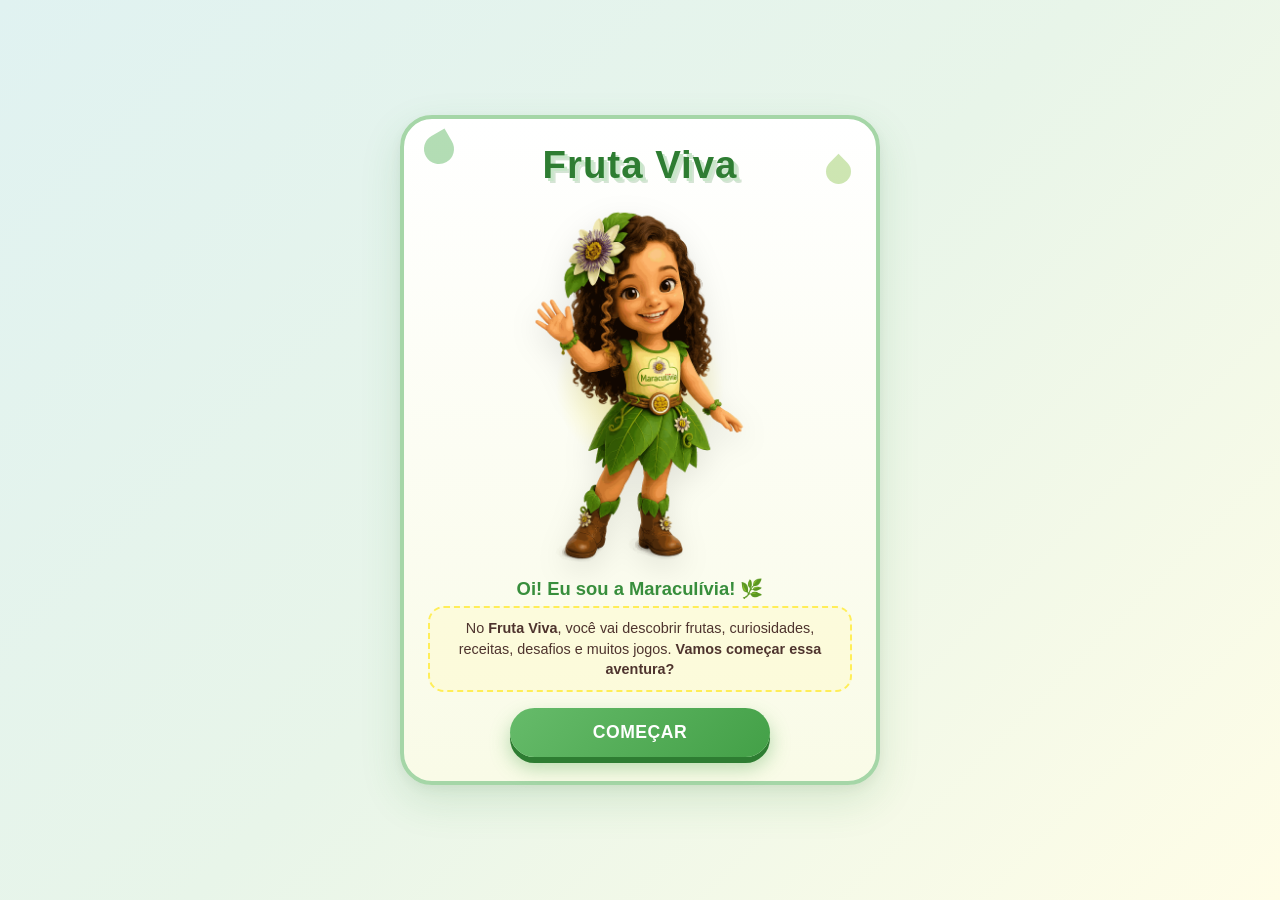
<file: index.html>
<!DOCTYPE html>
<html lang="pt-BR">
<head>
    <meta charset="UTF-8">
    <meta name="viewport" content="width=device-width, initial-scale=1.0">
    <title>Fruta Viva</title>
    <link rel="manifest" href="manifest.webmanifest">
    <meta name="theme-color" content="#35c86f">
</head>
<body>
    <p>Carregando Fruta Viva...</p>

    <script>
        (() => {
            const CHAVE_PERFIL = 'frutaVivaPerfil';

            function temPerfilConfigurado() {
                try {
                    const perfil = JSON.parse(localStorage.getItem(CHAVE_PERFIL) || '{}');

                    return Boolean(
                        perfil &&
                        typeof perfil === 'object' &&
                        !Array.isArray(perfil) &&
                        typeof perfil.avatar === 'string' &&
                        perfil.avatar.trim()
                    );
                } catch (erro) {
                    console.warn('Não foi possível verificar o perfil salvo.', erro);
                    return false;
                }
            }

            const destino = temPerfilConfigurado()
                ? 'tela-principal/principal.html'
                : 'tela-abertura/tela-abertura.html';

            window.location.replace(destino);
        })();
    </script>
</body>
</html>
</file>
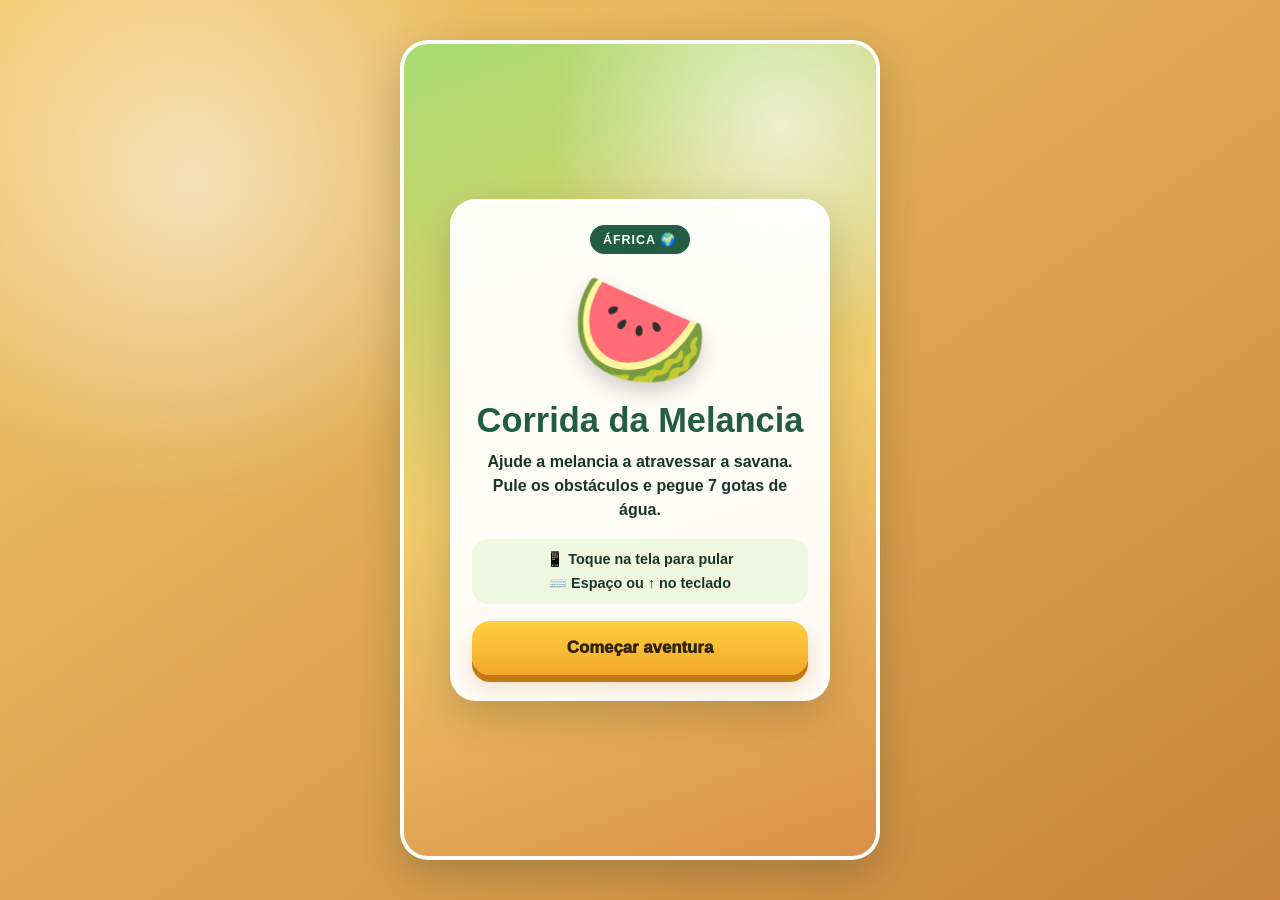
<file: jogos/africa/index.html>
<!DOCTYPE html>
<html lang="pt-BR">
<head>
  <meta charset="UTF-8">
  <meta name="viewport" content="width=device-width, initial-scale=1.0, maximum-scale=1.0, user-scalable=no">
  <title>Fruta Viva — África | Corrida da Melancia</title>
  <link rel="stylesheet" href="style.css">
</head>
<body>
  <main class="app">
    <section id="start-screen" class="screen start-screen">
      <div class="card">
        <span class="continent-badge">ÁFRICA 🌍</span>
        <div class="hero-fruit" aria-hidden="true">🍉</div>
        <h1>Corrida da Melancia</h1>
        <p>
          Ajude a melancia a atravessar a savana.
          <strong>Pule os obstáculos</strong> e pegue <strong>7 gotas de água</strong>.
        </p>
        <div class="how-to">
          <span>📱 Toque na tela para pular</span>
          <span>⌨️ Espaço ou ↑ no teclado</span>
        </div>
        <button id="btn-start" class="primary-btn" type="button">Começar aventura</button>
      </div>
    </section>

    <section id="game-screen" class="screen hidden" aria-label="Jogo Corrida da Melancia">
      <header class="game-header">
        <div>
          <small>África 🌍</small>
          <h2>Corrida da Melancia 🍉</h2>
        </div>
        <button id="btn-reset" class="small-btn" type="button">↻ Reiniciar</button>
      </header>

      <div class="progress-panel">
        <div class="progress-copy">
          <span>Hidratação</span>
          <strong id="progress-text">0 / 7 💧</strong>
        </div>
        <div class="progress-track" aria-hidden="true">
          <div id="progress-fill" class="progress-fill"></div>
        </div>
      </div>

      <div id="game-area" class="game-area" tabindex="0" aria-label="Área do jogo. Toque ou pressione espaço para pular.">
        <div class="sun" aria-hidden="true">☀️</div>
        <div class="cloud cloud-1" aria-hidden="true">☁️</div>
        <div class="cloud cloud-2" aria-hidden="true">☁️</div>
        <div class="distant-tree tree-1" aria-hidden="true">🌳</div>
        <div class="distant-tree tree-2" aria-hidden="true">🌴</div>

        <div id="message" class="game-message" aria-live="polite">Pegue as gotas! 💧</div>

        <div id="player" class="player" aria-hidden="true">
          <span class="fruit">🍉</span>
          <span class="shadow"></span>
        </div>

        <div class="ground-line" aria-hidden="true"></div>
      </div>

      <p class="tip">Toque em qualquer lugar da área para pular.</p>
      <div id="aria-announcer" class="sr-only" aria-live="assertive"></div>
    </section>

    <section id="victory-screen" class="screen victory-screen hidden">
      <div class="card victory-card">
        <div class="celebration" aria-hidden="true">💧 ⭐ 🍉 ⭐ 💧</div>
        <h1>Melancia hidratada!</h1>
        <p>Você atravessou a savana e coletou todas as gotas.</p>
        <div class="big-fruit" aria-hidden="true">🍉</div>
        <button id="btn-quiz" class="primary-btn" type="button">Responder Quiz</button>
      </div>
    </section>
  </main>

  <script src="script.js"></script>
</body>
</html>
</file>
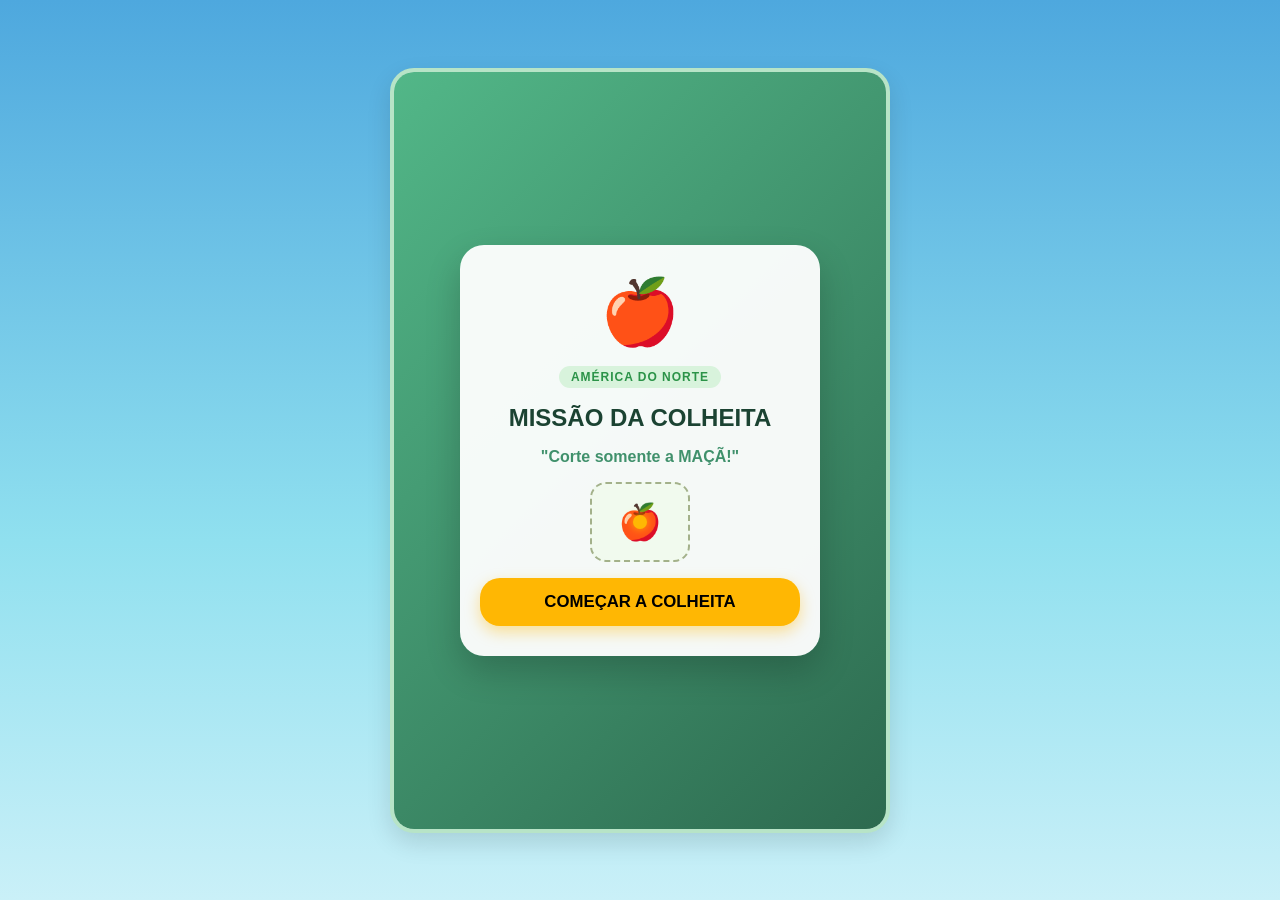
<file: jogos/america-do-norte/index.html>
<!DOCTYPE html>
<html lang="pt-BR">
<head>
    <meta charset="UTF-8">
    <meta name="viewport" content="width=device-width, initial-scale=1.0">
    <title>Fruta Viva - Missão da Colheita (Maçã)</title>
    <link rel="stylesheet" href="style.css">
</head>
<body>

    <div class="app-container">
        
        <section id="start-screen" class="screen">
            <div class="start-card">
                <div class="fruit-showcase-large">🍎</div>
                <span class="region-badge">AMÉRICA DO NORTE</span>
                <h1>MISSÃO DA COLHEITA</h1>
                <p class="mission-desc">"Corte somente a MAÇÃ!"</p>
                <div class="demo-swipe-container">
                    <div class="demo-apple">🍎</div>
                    <div class="demo-finger-trail"></div>
                </div>
                <button id="btn-start" class="primary-btn">COMEÇAR A COLHEITA</button>
            </div>
        </section>

        <div id="game-screen" class="screen hidden">
            <header class="game-header">
                <div class="hud-info">
                    <span class="hud-icon">🍎</span>
                    <div>
                        <h2>MAÇÃ</h2>
                        <p>Corte somente a MAÇÃ!</p>
                    </div>
                </div>
                <button id="btn-reset" class="control-btn" title="Reiniciar">↻ Reiniciar</button>
            </header>

            <section class="basket-hud" aria-label="Progresso da Cesta">
                <div class="basket-label">
                    <span>Progresso:</span>
                    <span id="progress-text">0 / 8</span>
                </div>
                <div class="basket-slots" id="basket-slots">
                    </div>
            </section>

            <main id="game-area" class="game-area" aria-label="Área de Jogo">
                <div id="fruits-container"></div>
                <div id="particles-container"></div>
                <div id="swipe-trail-container"></div>
                
                <div id="feedback-message" class="feedback-message hidden" role="status"></div>
            </main>
        </div>

        <div id="victory-screen" class="victory-modal hidden">
            <div class="victory-card">
                <div class="confetti-area" id="confetti-container"></div>
                <div class="victory-icon">🎉</div>
                <h2>CESTA COMPLETA!</h2>
                <p>Você encontrou 8 maçãs!</p>
                <button id="btn-quiz" class="primary-btn">RESPONDER QUIZ</button>
            </div>
        </div>

    </div>

    <script src="script.js"></script>
</body>
</html>
</file>
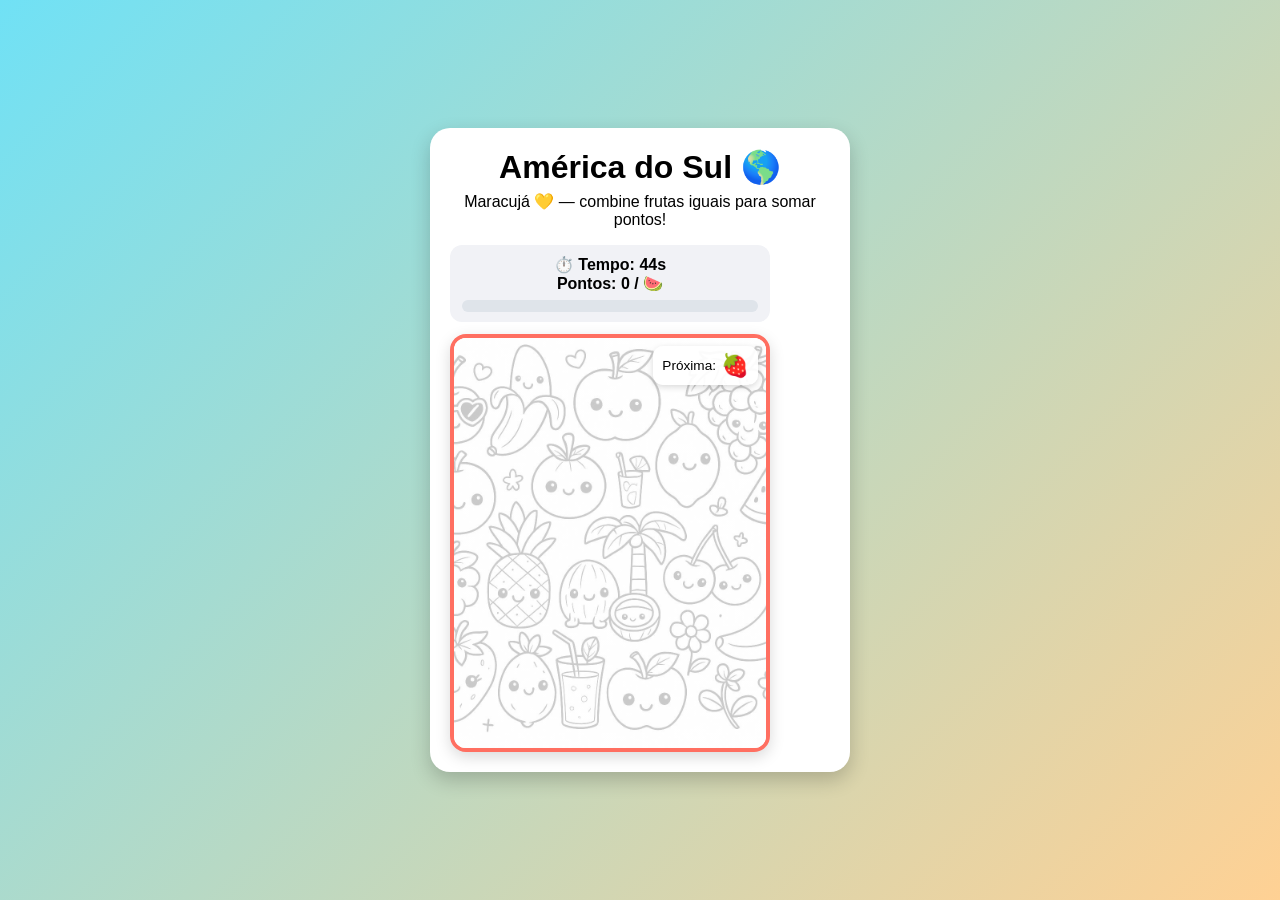
<file: jogos/america-do-sul/index.html>
<!DOCTYPE html>
<html lang="pt-BR">

<head>
    <meta charset="UTF-8">
    <meta name="viewport" content="width=device-width, initial-scale=1.0">
    <title>Fruta Viva - América do Sul</title>
    <link rel="stylesheet" href="style.css">
</head>

<body>
    <main class="game-page">
        <h1>América do Sul 🌎</h1>
        <p class="subtitle">Maracujá 💛 — combine frutas iguais para somar pontos!</p>

        <div id="suika-game-wrapper" class="suika-wrapper">
            <div class="game-stats-bar">
                <div class="tempo-jogo">
                    ⏱️ Tempo:
                    <span id="tempo-val">45</span>s
                </div>
                <span>
                    Pontos:
                    <strong id="score-val">0</strong>
                    /
                    <span id="meta-val">300</span>
                </span>

                <div class="progress-bar-container">
                    <div id="progress-bar-fill"></div>
                </div>
            </div>

            <div class="suika-board-container">
                <canvas id="suikaCanvas" width="320" height="420"></canvas>

                <div class="next-fruit-preview">
                    <span>Próxima:</span>
                    <span id="next-fruit-icon">🍓</span>
                </div>
            </div>

            <div id="victory-box" class="victory-box hidden">
                <strong>🎉 Desafio concluído!</strong>
                <span>Você conseguiu formar a Melancia! 🍉</span>
            </div>
        </div>
    </main>

    <script src="script.js"></script>
</body>

</html>
</file>
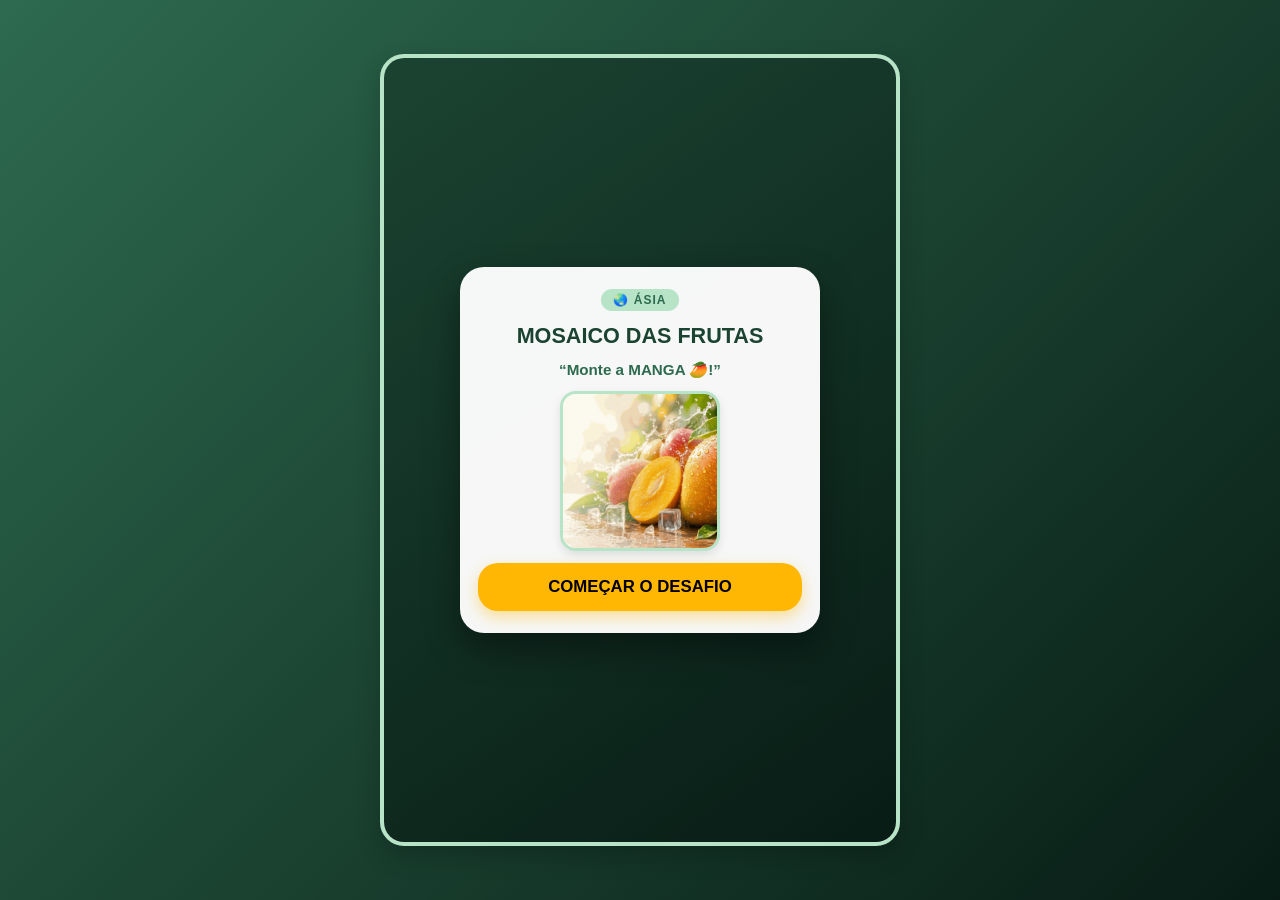
<file: jogos/asia/index.html>
<!DOCTYPE html>
<html lang="pt-BR">
<head>
    <meta charset="UTF-8">
    <meta name="viewport" content="width=device-width, initial-scale=1.0">
    <title>Fruta Viva - Mosaico das Frutas (Ásia)</title>
    <link rel="stylesheet" href="style.css">
</head>
<body>

    <div class="app-container">
        
        <section id="start-screen" class="screen">
            <div class="start-card">
                <div class="asia-badge">🌏 ÁSIA</div>
                <h1>MOSAICO DAS FRUTAS</h1>
                <p class="mission-desc">“Monte a MANGA 🥭!”</p>
                
                <div class="preview-container">
                    <img src="imagens/manga.png" alt="Manga completa de referência" class="preview-img-full">
                </div>

                <button id="btn-start" type="button" class="primary-btn">COMEÇAR O DESAFIO</button>
            </div>
        </section>

        <div id="game-screen" class="screen hidden">
            <header class="game-header">
                <div class="hud-info">
                    <span class="hud-icon">🌏</span>
                    <div>
                        <h2>ÁSIA</h2>
                        <p>MOSAICO DA MANGA</p>
                    </div>
                </div>
                
                <div class="mini-ref-container" title="Referência da Manga">
                    <img src="imagens/manga.png" alt="Miniatura da Manga" class="mini-ref-img">
                </div>

                <button id="btn-reset" type="button" class="control-btn" title="Reiniciar">↻ Reiniciar</button>
            </header>

            <section class="progress-hud" aria-label="Progresso do Jogo">
                <div class="progress-label">
                    <span>Peças no lugar:</span>
                    <span id="progress-text">0 / 9</span>
                </div>
                <div class="tiles-indicator" id="tiles-indicator">
                    </div>
            </section>

            <main class="game-area">
                <div id="puzzle-board" class="puzzle-board" aria-label="Tabuleiro do Mosaico 3x3"></div>
            </main>

            <div id="aria-announcer" class="sr-only" aria-live="polite" aria-atomic="true"></div>
        </div>

        <div id="victory-screen" class="victory-modal hidden">
            <div class="victory-card">
                <div class="victory-header-icon">🎉</div>
                <h2>MOSAICO COMPLETO!</h2>
                <p>“Você montou a MANGA 🥭!”</p>

                <div class="victory-preview">
                    <img src="imagens/manga.png" alt="Manga Completa Montada" class="victory-img-full">
                </div>

                <button id="btn-quiz" type="button" class="primary-btn">RESPONDER QUIZ</button>
            </div>
        </div>

    </div>

    <script src="script.js"></script>
</body>
</html>
</file>
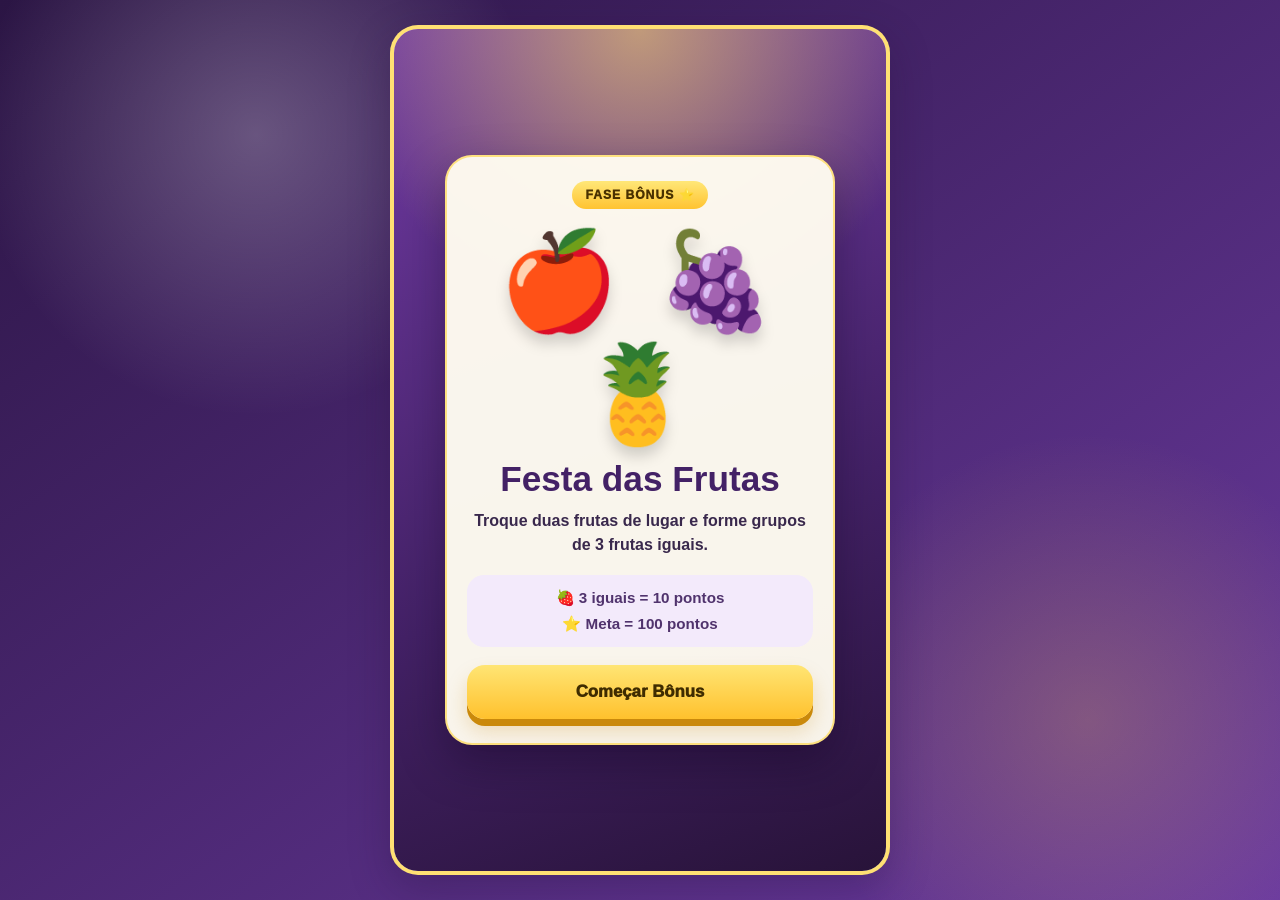
<file: jogos/bonus/index.html>
<!DOCTYPE html>
<html lang="pt-BR">
<head>
  <meta charset="UTF-8">
  <meta name="viewport" content="width=device-width, initial-scale=1.0, maximum-scale=1.0, user-scalable=no">
  <title>Fruta Viva — Bônus | Festa das Frutas</title>
  <link rel="stylesheet" href="style.css">
</head>
<body>
  <main class="app">
    <section id="start-screen" class="screen start-screen">
      <div class="card">
        <span class="bonus-badge">FASE BÔNUS ⭐</span>
        <div class="hero-fruits" aria-hidden="true">🍎 🍇 🍍</div>
        <h1>Festa das Frutas</h1>
        <p>
          Troque duas frutas de lugar e forme grupos de
          <strong>3 frutas iguais</strong>.
        </p>

        <div class="rules">
          <span>🍓 3 iguais = <strong>10 pontos</strong></span>
          <span>⭐ Meta = <strong>100 pontos</strong></span>
        </div>

        <button id="btn-start" class="primary-btn" type="button">
          Começar Bônus
        </button>
      </div>
    </section>

    <section id="game-screen" class="screen hidden">
      <header class="game-header">
        <div>
          <small>FASE BÔNUS ⭐</small>
          <h2>Festa das Frutas</h2>
        </div>
        <button id="btn-reset" class="small-btn" type="button">↻ Reiniciar</button>
      </header>

      <div class="score-panel">
        <div class="score-top">
          <span>Pontuação</span>
          <strong id="score-text">0 / 100 ⭐</strong>
        </div>

        <div class="score-track" aria-hidden="true">
          <div id="score-fill" class="score-fill"></div>
        </div>
      </div>

      <div class="game-content">
        <p id="message" class="message" aria-live="polite">
          Toque em uma fruta e depois em outra ao lado.
        </p>

        <div id="board" class="board" aria-label="Tabuleiro de frutas"></div>

        <div class="legend">
          <span>🍎</span>
          <span>🍇</span>
          <span>🍍</span>
          <span>🥭</span>
          <span>🍉</span>
          <span>🥝</span>
        </div>
      </div>

      <div id="aria-announcer" class="sr-only" aria-live="assertive"></div>
    </section>

    <section id="victory-screen" class="screen victory-screen hidden">
      <div class="card victory-card">
        <div class="celebration" aria-hidden="true">🎉 ⭐ 🍍 🍉 🍇 ⭐ 🎉</div>
        <h1>100 pontos!</h1>
        <p>Você completou a Fase Bônus do Fruta Viva!</p>
        <div class="hero-fruits big" aria-hidden="true">🍎 🍇 🍍</div>
        <button id="btn-quiz" class="primary-btn" type="button">
          Responder Quiz
        </button>
      </div>
    </section>
  </main>

  <script src="script.js"></script>
</body>
</html>
</file>
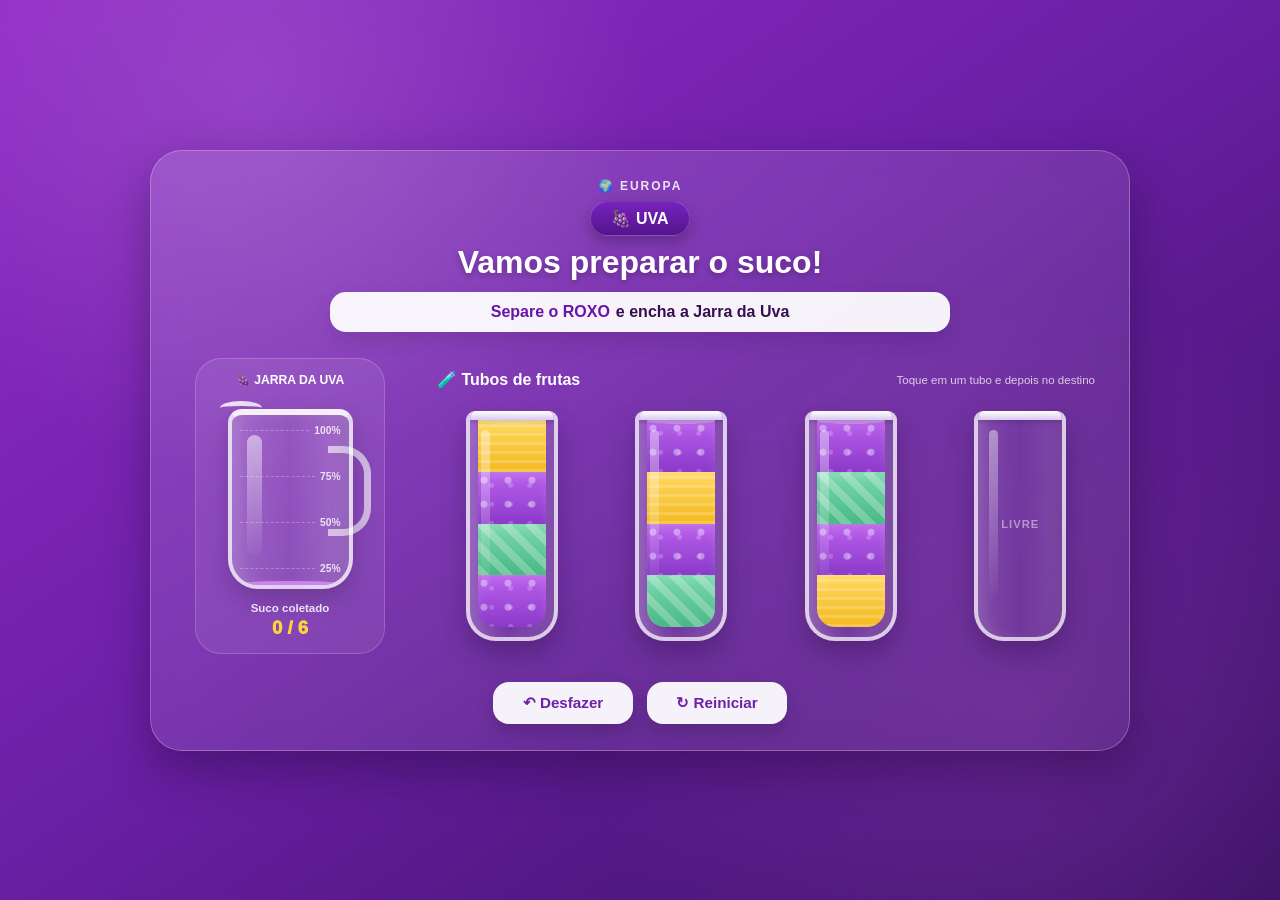
<file: jogos/europa/index.html>
<!DOCTYPE html>
<html lang="pt-BR">

<head>
    <meta charset="UTF-8">

    <meta
        name="viewport"
        content="width=device-width, initial-scale=1.0"
    >

    <title>
        Fruta Viva - Europa - Uva
    </title>

    <link
        rel="stylesheet"
        href="style.css"
    >
</head>


<body>

    <div class="app-container">


        <!-- ============================= -->
        <!-- CABEÇALHO -->
        <!-- ============================= -->

        <header class="game-header">

            <div class="continent-badge">
                🌍 EUROPA
            </div>

            <div class="fruit-badge">
                🍇 UVA
            </div>

            <h1 class="game-title">
                Vamos preparar o suco!
            </h1>

            <div class="mission-card">

                <strong>
                    Separe o ROXO
                </strong>

                <span>
                    e encha a Jarra da Uva
                </span>

            </div>

        </header>


        <!-- ============================= -->
        <!-- JOGO -->
        <!-- ============================= -->

        <main class="game-main">


            <!-- JARRA -->

            <section class="jar-section">

                <div
                    id="jarra"
                    class="jar-container"
                    aria-label="Jarra da Uva"
                >

                    <div class="jar-title">
                        🍇 JARRA DA UVA
                    </div>


                    <div class="pitcher">

                        <div class="pitcher-spout"></div>

                        <div class="pitcher-handle"></div>


                        <div class="jar-body">

                            <div
                                class="jar-liquid"
                                id="jar-liquid"
                            ></div>


                            <div class="jar-shine"></div>


                            <div class="jar-measure-marks">

                                <span>
                                    100%
                                </span>

                                <span>
                                    75%
                                </span>

                                <span>
                                    50%
                                </span>

                                <span>
                                    25%
                                </span>

                            </div>


                            <div
                                class="jar-bubbles"
                                id="jar-bubbles"
                            ></div>

                        </div>

                    </div>


                    <div class="jar-label">

                        <span class="jar-progress-label">
                            Suco coletado
                        </span>

                        <span
                            class="jar-progress"
                            id="jar-progress-text"
                        >
                            0 / 6
                        </span>

                    </div>

                </div>

            </section>


            <!-- TUBOS -->

            <section class="lab-section">

                <div class="lab-header">

                    <span>
                        🧪 Tubos de frutas
                    </span>

                    <small>
                        Toque em um tubo e depois no destino
                    </small>

                </div>


                <div
                    class="tubes-section"
                    id="tubes-container"
                ></div>

            </section>

        </main>


        <!-- ============================= -->
        <!-- CONTROLES -->
        <!-- ============================= -->

        <footer class="game-footer">

            <button
                id="btn-undo"
                class="control-btn"
                type="button"
            >
                ↶ Desfazer
            </button>


            <button
                id="btn-reset"
                class="control-btn"
                type="button"
            >
                ↻ Reiniciar
            </button>

        </footer>


        <!-- ============================= -->
        <!-- FEEDBACK -->
        <!-- ============================= -->

        <div
            id="feedback-message"
            class="feedback-message hidden"
            role="status"
        ></div>


        <!-- ============================= -->
        <!-- VITÓRIA -->
        <!-- ============================= -->

        <div
            id="victory-modal"
            class="victory-modal hidden"
        >

            <div class="victory-content">

                <div
                    class="confetti-container"
                    id="confetti-container"
                ></div>


                <div class="victory-grape">
                    🍇
                </div>

                <h2 class="victory-title">
                    SUCO PRONTO!
                </h2>

                <p class="victory-subtitle">
                    Você conseguiu preparar
                    o Suco de Uva!
                </p>


                <button
                    id="btn-quiz"
                    class="primary-btn"
                    type="button"
                >
                    RESPONDER QUIZ
                </button>

            </div>

        </div>

    </div>


    <script src="script.js"></script>

</body>

</html>
</file>
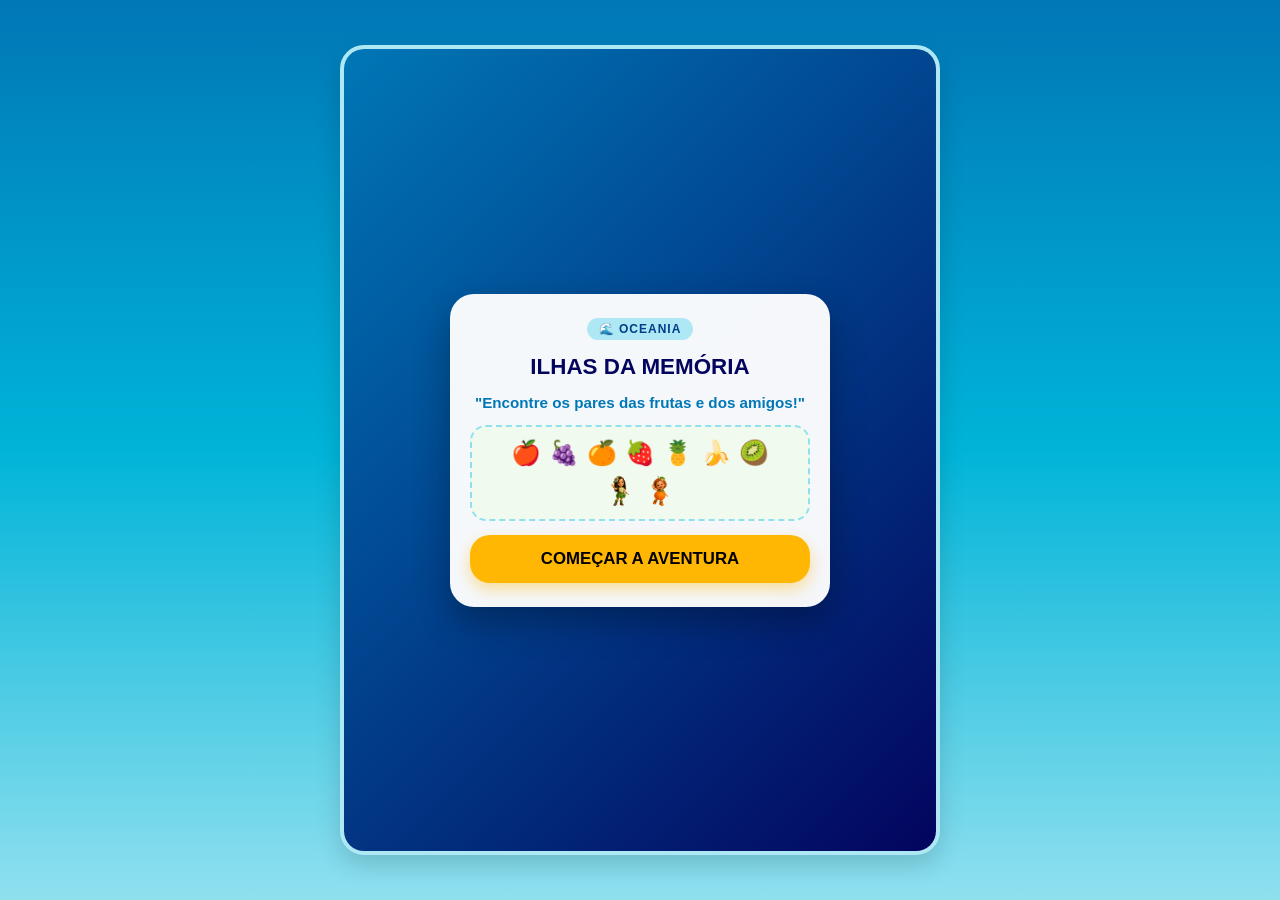
<file: jogos/oceania/index.html>
<!DOCTYPE html>
<html lang="pt-BR">

<head>
    <meta charset="UTF-8">
    <meta name="viewport" content="width=device-width, initial-scale=1.0">
    <title>Fruta Viva - Ilhas da Memória (Oceania)</title>
    <link rel="stylesheet" href="style.css">
</head>

<body>

    <div class="app-container">

        <section id="start-screen" class="screen">
            <div class="start-card">
                <div class="oceania-badge">🌊 OCEANIA</div>
                <h1>ILHAS DA MEMÓRIA</h1>
                <p class="mission-desc">"Encontre os pares das frutas e dos amigos!"</p>
                <div class="preview-showcase">
                    <span>🍎</span><span>🍇</span><span>🍊</span><span>🍓</span><span>🍍</span><span>🍌</span><span>🥝</span>
                    <div class="preview-avatars">
                        <img src="imagens/maraculivia.png" alt="MaracuLívia Comemorando">
                        <img src="imagens/laranjinha.png" alt="Laranjinha Comemorando">
                    </div>
                </div>
                <button id="btn-start" class="primary-btn">COMEÇAR A AVENTURA</button>
            </div>
        </section>

        <div id="game-screen" class="screen hidden">
            <header class="game-header">
                <div class="hud-info">
                    <span class="hud-icon">🌊</span>
                    <div>
                        <h2>OCEANIA</h2>
                        <p>Encontre todos os pares!</p>
                    </div>
                </div>
                <button id="btn-reset" class="control-btn" title="Reiniciar">↻ Reiniciar</button>
            </header>

            <section class="progress-hud" aria-label="Progresso do Jogo">
                <div class="progress-label">
                    <span>Pares encontrados:</span>
                    <span id="progress-text">0 / 9</span>
                </div>
                <div class="shell-container" id="shell-container">
                </div>
            </section>

            <main class="game-area">
                <div id="memory-board" class="memory-board" aria-label="Tabuleiro de Memória"></div>
            </main>
        </div>

        <div id="victory-screen" class="victory-modal hidden">
            <div class="victory-card">
                <div class="victory-avatars">
                    <img src="imagens/maraculivia.png" alt="MaracuLívia Comemorando">
                    <img src="imagens/laranjinha.png" alt="Laranjinha Comemorando">
                </div>
                <h2>🎉 TODOS OS PARES ENCONTRADOS!</h2>
                <p>Você encontrou os 9 pares!</p>
                <button id="btn-quiz" class="primary-btn">RESPONDER QUIZ</button>
            </div>
        </div>

    </div>

    <script src="script.js"></script>
</body>

</html>
</file>
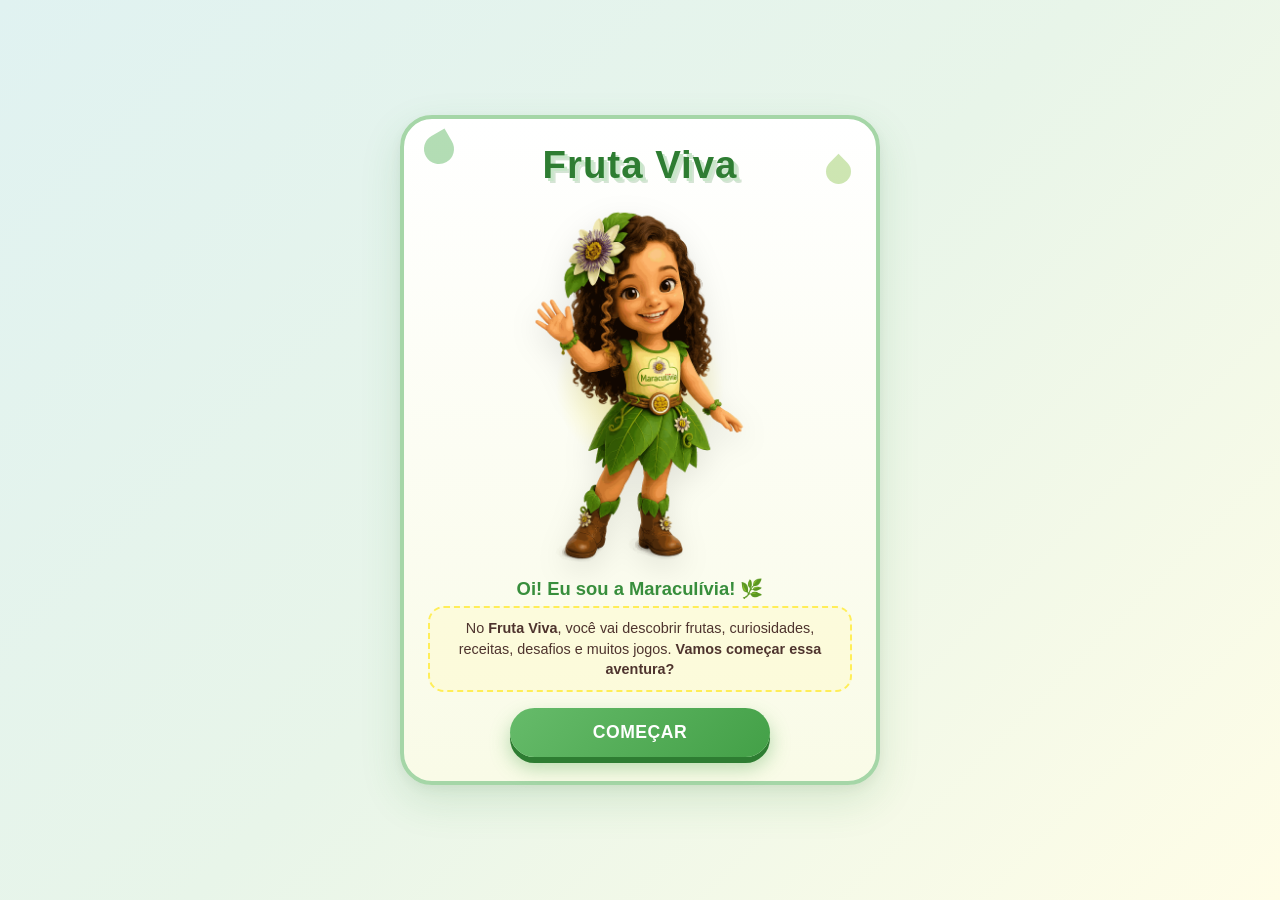
<file: tela-abertura/tela-abertura.html>
<!DOCTYPE html>
<html lang="pt-BR">

<head>
    <meta charset="UTF-8">
    <meta name="viewport" content="width=device-width, initial-scale=1.0">
    <title>Fruta Viva - Abertura</title>
    <link rel="stylesheet" href="tela-abertura.css">
    <link rel="manifest" href="../manifest.webmanifest">
    <meta name="theme-color" content="#35c86f">
</head>

<body>
    <main class="welcome-container">
        <div class="nature-decor leaf-1"></div>
        <div class="nature-decor leaf-2"></div>

        <header class="header-section">
            <h1 class="app-title">Fruta Viva</h1>
        </header>

        <section class="mascot-section">
            <div class="mascot-glow"></div>
            <img src="../assets/mascotes/mascote-maraculivia.png" alt="Mascote Maraculívia acenando com alegria"
                class="mascot-img">
        </section>

        <section class="content-section">
            <h2 class="welcome-subtitle">Oi! Eu sou a Maraculívia! 🌿</h2>
            <p class="welcome-description">
                No <strong>Fruta Viva</strong>, você vai descobrir frutas, curiosidades, receitas, desafios e muitos
                jogos.
                <strong>Vamos começar essa aventura?</strong>
            </p>
        </section>

        <footer class="action-section">
            <button id="btn-start" class="start-btn">Começar</button>
            <button id="btn-install" class="install-btn" hidden>📲 Instalar Fruta Viva</button>
            <p id="install-hint" class="install-hint" hidden></p>
        </footer>
    </main>

    <script>
        if ("serviceWorker" in navigator) {
            window.addEventListener("load", () => {
                navigator.serviceWorker.register("../service-worker.js")
                    .then(() => {
                        console.log("Fruta Viva: Service Worker ativo!");
                    })
                    .catch((erro) => {
                        console.error("Erro no Service Worker:", erro);
                    });
            });
        }
    </script>
    <script src="tela-abertura.js"></script>
</body>

</html>
</file>
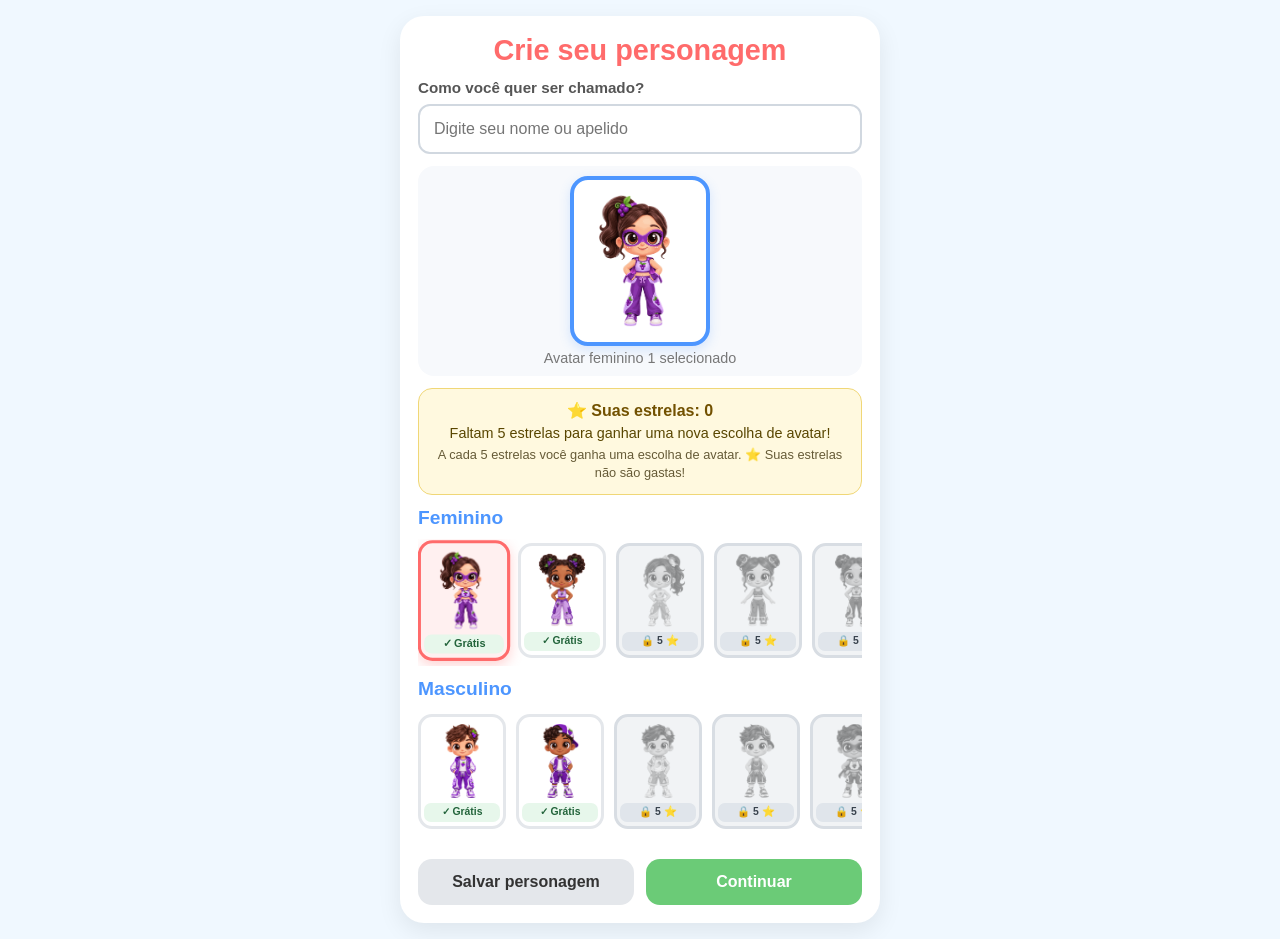
<file: tela-avatar/tela-2-avatar.html>
<!DOCTYPE html>
<html lang="pt-BR">

<head>
  <meta charset="UTF-8">
  <meta name="viewport" content="width=device-width, initial-scale=1.0">
  <title>Fruta Viva - Crie seu personagem</title>
  <link rel="stylesheet" href="tela-2-avatar.css">
</head>

<body>
  <main class="container">
    <h1>Crie seu personagem</h1>

    <div class="input-group">
      <label for="nome-usuario">Como você quer ser chamado?</label>
      <input type="text" id="nome-usuario" placeholder="Digite seu nome ou apelido" maxlength="15">
    </div>

    <section class="preview-section">
      <div class="avatar-preview-container">
        <img id="avatar-preview" src="images/fem-01.png" alt="Pré-visualização do avatar">
      </div>
      <p id="nome-selecionado-label">Selecione seu avatar abaixo</p>
    </section>

    <section class="progresso-estrelas" aria-label="Desbloqueio de avatares">
      <p class="total-estrelas">⭐ Suas estrelas: <strong id="total-estrelas">0</strong></p>
      <p id="proximo-desbloqueio" aria-live="polite"></p>
      <p class="regra-estrelas">
        A cada 5 estrelas você ganha uma escolha de avatar. ⭐ Suas estrelas não são gastas!
      </p>
    </section>

    <section class="secao-avatars">
      <h2>Feminino</h2>
      <div class="grid-avatars" id="grid-feminino">
        <!-- Inseridos via JS -->
      </div>
    </section>

    <section class="secao-avatars">
      <h2>Masculino</h2>
      <div class="grid-avatars" id="grid-masculino">
        <!-- Inseridos via JS -->
      </div>
    </section>

    <p id="mensagem-avatar" class="mensagem-avatar" role="status" aria-live="polite"></p>

    <div class="acoes-container">
      <button type="button" id="btn-salvar" class="btn">Salvar personagem</button>
      <button type="button" id="btn-continuar" class="btn btn-primario">Continuar</button>
    </div>
  </main>

  <script src="tela-2-avatar.js"></script>
</body>

</html>
</file>
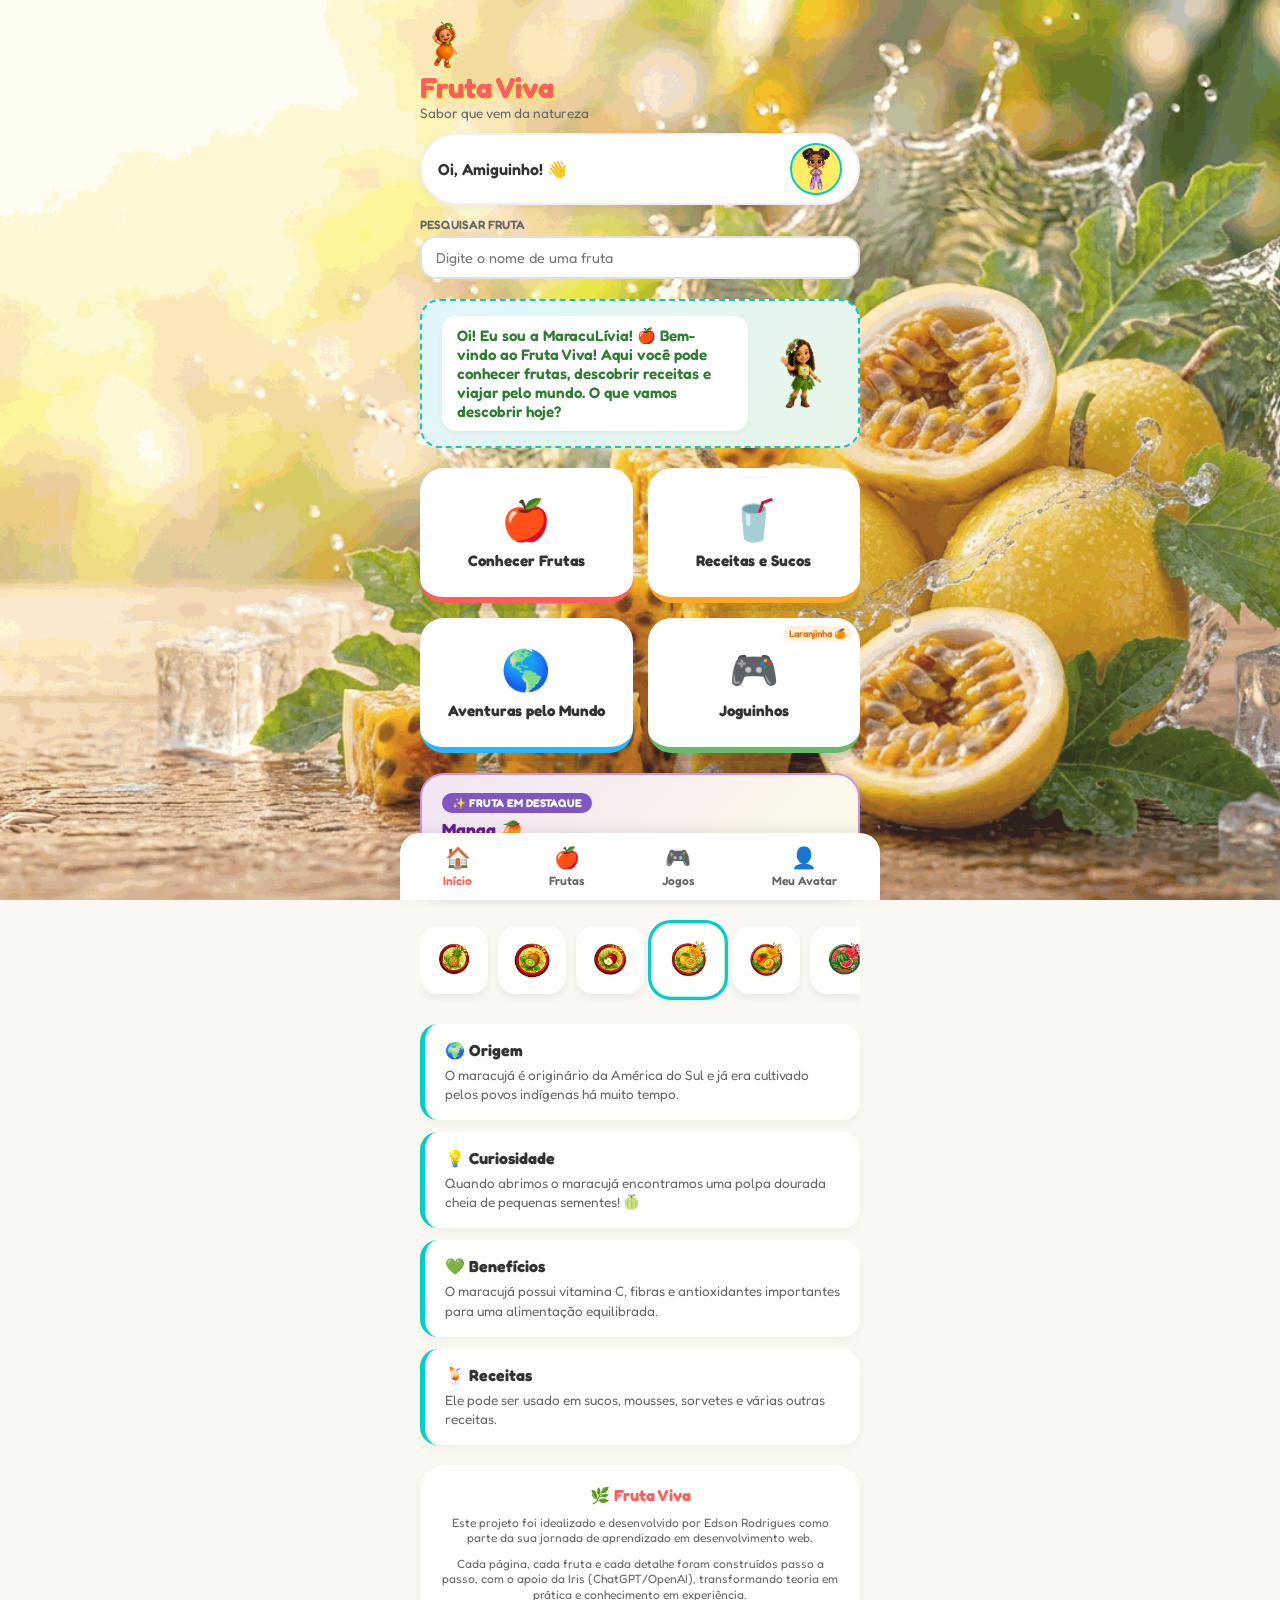
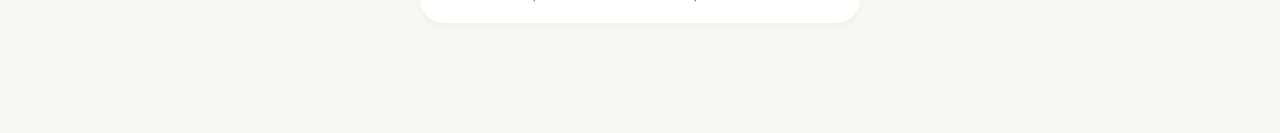
<file: tela-principal/principal.html>
<!DOCTYPE html>
<html lang="pt-BR">

<head>
    <meta charset="UTF-8">

    <meta name="viewport" content="width=device-width, initial-scale=1.0">

    <title>Fruta Viva - Início</title>

    <!-- Fonte infantil -->
    <link href="https://fonts.googleapis.com/css2?family=Fredoka:wght@400;600;700&display=swap" rel="stylesheet">

    <!-- CSS da tela principal -->
    <link rel="stylesheet" href="principal.css">
</head>


<body>

    <main class="app-container">


        <!-- =========================================
             MENU LATERAL
        ========================================== -->

        <button class="botao_menu" aria-label="Abrir menu">
            <img src="../assets/mascotes/mascote-lara.png" alt="Abrir menu">
        </button>


        <aside class="barra_lateral">

            <button class="fechar_menu" aria-label="Fechar menu">
                <img src="../assets/interface/fechar-menu.png" alt="Fechar menu">
            </button>


            <nav class="menu_lateral">



                <ul>

                    <li>
                        <a href="principal.html">
                            🏠 Início
                        </a>
                    </li>

                    <li>
                        <a href="../tela-conhecer-frutas/conhecer-frutas.html">
                            🍎 Frutas
                        </a>
                    </li>

                    <li>
                        <a href="../tela-receitas/index-receitas.html">
                            🥤 Receitas
                        </a>
                    </li>

                    <li>
                        <a href="../tela-avatar/tela-2-avatar.html">
                            👤 Meu Avatar
                        </a>
                    </li>

                </ul>

            </nav>

        </aside>



        <!-- =========================================
             CABEÇALHO
        ========================================== -->

        <header class="cabecalho">


            <!-- IDENTIDADE -->

            <div class="identidade">

                <h1>Fruta Viva</h1>

                <p>
                    Sabor que vem da natureza
                </p>

            </div>



            <!-- NOME + AVATAR -->

            <div class="user-greeting-box">

                <div class="greeting-text">

                    <span id="saudacaoNome">
                        Oi, Amiguinho! 👋
                    </span>

                </div>


                <img id="avatarMini" src="" alt="Seu Avatar" class="avatar-mini">

            </div>



            <!-- PESQUISA -->

            <div class="area_pesquisa">

                <label for="pesquisa_fruta">
                    Pesquisar fruta
                </label>

                <input type="search" id="pesquisa_fruta" placeholder="Digite o nome de uma fruta">

            </div>

        </header>



        <!-- =========================================
             MARACULÍVIA
        ========================================== -->

        <section class="mascot-section">


            <div class="mascot-bubble">

                <p id="fala-maraculivia">
                    “O que vamos descobrir hoje?”
                </p>

            </div>


            <div class="painel_mascote">

                <img class="mascote" src="../assets/mascotes/mascote-maraculivia.png" alt="Mascote Maraculívia">

            </div>


        </section>



        <!-- =========================================
             CARDS PRINCIPAIS
        ========================================== -->

        <section id="cards-navegacao" class="cards-grid-app">


            <!-- CONHECER FRUTAS -->

            <a href="../tela-conhecer-frutas/conhecer-frutas.html" class="app-card card-frutas">

                <span class="card-icon">
                    🍎
                </span>

                <h2>
                    Conhecer Frutas
                </h2>

            </a>



            <!-- RECEITAS -->

            <a href="../tela-receitas/index-receitas.html" class="app-card card-receitas">

                <span class="card-icon">
                    🥤
                </span>

                <h2>
                    Receitas e Sucos
                </h2>

            </a>



            <!-- AVENTURAS -->

            <a href="../aventuras-pelo-mundo/index.html" class="app-card card-aventuras">

                <span class="card-icon">🌎</span>
                <h2>Aventuras pelo Mundo</h2>

            </a>


            <!-- JOGOS -->

            <button type="button" class="app-card card-jogos" onclick="alert('Joguinhos em breve! 🎮')">

                <span class="card-icon">
                    🎮
                </span>

                <h2>
                    Joguinhos
                </h2>

                <span class="mascot-tag">
                    Laranjinha 🍊
                </span>

            </button>


        </section>



        <!-- =========================================
             FRUTA DO DIA
        ========================================== -->

        <!-- =========================================
     FRUTA EM DESTAQUE
========================================== -->

        <section class="fruit-of-the-day">

            <div class="fod-header">

                <span class="fod-badge">
                    ✨ Fruta em destaque
                </span>

            </div>

            <div class="fod-content">

                <h3 id="fruta-destaque-nome">
                    Maracujá 💛
                </h3>

                <p id="fruta-destaque-texto">
                    “Você sabia que existem variedades de maracujá
                    com casca amarela, roxa e alaranjada?”
                </p>

            </div>

        </section>



        <!-- =========================================
             BOTÕES DAS FRUTAS
        ========================================== -->

        <section id="secao-frutas" class="botoes_frutas2d">

            <div class="botoes_frutas">


                <!-- ABACAXI -->

                <button class="botao_fruta" data-fruta="abacaxi">

                    <img src="../assets/frutas/abacaxi/botao-abacaxi.png" alt="Abacaxi">

                </button>



                <!-- KIWI -->

                <button class="botao_fruta" data-fruta="kiwi">

                    <img src="../assets/frutas/kiwi/botao-kiwi.png" alt="Kiwi">

                </button>



                <!-- MAÇÃ -->

                <button class="botao_fruta" data-fruta="maca">

                    <img src="../assets/frutas/maca/botao-maca.png" alt="Maçã">

                </button>



                <!-- MARACUJÁ -->

                <button class="botao_fruta" data-fruta="maracuja">

                    <img src="../assets/frutas/maracuja/botao-maracuja.png" alt="Maracujá">

                </button>



                <!-- MANGA -->

                <button class="botao_fruta" data-fruta="manga">

                    <img src="../assets/frutas/manga/botao-manga.png" alt="Manga">

                </button>



                <!-- MELANCIA -->

                <button class="botao_fruta" data-fruta="melancia">

                    <img src="../assets/frutas/melancia/botao-melancia.png" alt="Melancia">

                </button>



                <!-- UVA -->

                <button class="botao_fruta" data-fruta="uva">

                    <img src="../assets/frutas/uva/botao-uva.png" alt="Uva">

                </button>


            </div>

        </section>



        <!-- =========================================
             CONTEÚDO DA FRUTA
        ========================================== -->

        <section id="secao-conteudo" class="cards">


            <!-- ORIGEM -->

            <article class="card">

                <h3>
                    🌍 Origem
                </h3>

                <p id="texto_origem">
                    Originário da América do Sul,
                    o maracujá já era cultivado
                    pelos povos indígenas.
                </p>

            </article>



            <!-- CURIOSIDADE -->

            <article class="card">

                <h3>
                    💡 Curiosidade
                </h3>

                <p id="texto_curiosidade">
                    Algumas substâncias presentes
                    nas folhas do maracujá são
                    usadas em chás.
                </p>

            </article>



            <!-- BENEFÍCIOS -->

            <article class="card">

                <h3>
                    💚 Benefícios
                </h3>

                <p id="texto_beneficios">
                    O maracujá possui vitamina C,
                    fibras e antioxidantes.
                </p>

            </article>



            <!-- RECEITAS -->

            <article class="card">

                <h3>
                    🍹 Receitas
                </h3>

                <p id="texto_receitas">
                    Pode ser utilizado em sucos,
                    bolos, mousses, geleias
                    e molhos.
                </p>

            </article>


        </section>



        <!-- =========================================
             RODAPÉ
        ========================================== -->

        <footer class="rodape">

            <h3>
                🌿 Fruta Viva
            </h3>


            <p>
                Este projeto foi idealizado e desenvolvido
                por Edson Rodrigues como parte da sua
                jornada de aprendizado em desenvolvimento web.
            </p>


            <p>
                Cada página, cada fruta e cada detalhe
                foram construídos passo a passo,
                com o apoio da Iris (ChatGPT/OpenAI),
                transformando teoria em prática
                e conhecimento em experiência.
            </p>

        </footer>


    </main>



    <!-- =========================================
         NAVEGAÇÃO INFERIOR
    ========================================== -->

    <nav class="bottom-nav">


        <!-- INÍCIO -->

        <a href="principal.html" class="nav-item active">

            <span class="nav-icon">
                🏠
            </span>

            <span>
                Início
            </span>

        </a>



        <!-- FRUTAS -->

        <a href="../tela-conhecer-frutas/conhecer-frutas.html" class="nav-item">

            <span class="nav-icon">
                🍎
            </span>

            <span>
                Frutas
            </span>

        </a>



        <!-- JOGOS -->

        <a href="#" class="nav-item" onclick="alert('Joguinhos em breve! 🎮')">

            <span class="nav-icon">
                🎮
            </span>

            <span>
                Jogos
            </span>

        </a>



        <!-- AVATAR -->

        <a href="../tela-avatar/tela-2-avatar.html" class="nav-item">

            <span class="nav-icon">
                👤
            </span>

            <span>
                Meu Avatar
            </span>

        </a>


    </nav>



    <!-- JAVASCRIPT -->

    <script src="principal.js"></script>


</body>

</html>
</file>
<file: jogos/africa/style.css>
:root {
  --green-dark: #215c43;
  --green: #2f7d4f;
  --green-light: #7fcf68;
  --sand: #e8bf72;
  --sand-light: #f8dfaa;
  --sky: #9edcff;
  --water: #2e9be6;
  --cream: #fffaf0;
  --text: #18352a;
  --shadow: 0 14px 40px rgba(20, 50, 35, .24);
}

* {
  box-sizing: border-box;
  margin: 0;
  padding: 0;
  -webkit-tap-highlight-color: transparent;
}

html, body {
  min-height: 100%;
}

body {
  min-height: 100vh;
  display: grid;
  place-items: center;
  padding: 10px;
  overflow-x: hidden;
  font-family: "Nunito", "Segoe UI", Arial, sans-serif;
  color: var(--text);
  background:
    radial-gradient(circle at 15% 20%, rgba(255,255,255,.55), transparent 25%),
    linear-gradient(145deg, #f3c969 0%, #c8843d 100%);
}

button {
  font: inherit;
}

.app {
  position: relative;
  width: min(100%, 480px);
  height: min(94vh, 820px);
  min-height: 590px;
  overflow: hidden;
  border: 4px solid rgba(255,255,255,.75);
  border-radius: 28px;
  box-shadow: var(--shadow);
  background: var(--cream);
}

.screen {
  position: absolute;
  inset: 0;
  width: 100%;
  height: 100%;
}

.hidden {
  display: none !important;
}

.start-screen,
.victory-screen {
  display: grid;
  place-items: center;
  padding: 22px;
  background:
    radial-gradient(circle at 80% 10%, rgba(255,255,255,.65), transparent 28%),
    linear-gradient(160deg, #a7dc72 0%, #f2ca6b 50%, #d99048 100%);
}

.card {
  width: min(100%, 380px);
  padding: 24px 20px;
  text-align: center;
  border-radius: 26px;
  background: rgba(255,255,255,.94);
  box-shadow: 0 16px 40px rgba(66, 67, 29, .24);
  border: 2px solid rgba(255,255,255,.9);
}

.continent-badge {
  display: inline-block;
  padding: 7px 13px;
  border-radius: 999px;
  color: white;
  background: var(--green-dark);
  font-size: .78rem;
  font-weight: 900;
  letter-spacing: .08em;
}

.hero-fruit,
.big-fruit {
  margin: 10px 0 5px;
  font-size: clamp(4.5rem, 20vw, 7rem);
  filter: drop-shadow(0 10px 9px rgba(0,0,0,.16));
}

.card h1 {
  margin-bottom: 10px;
  font-size: clamp(1.55rem, 6vw, 2.15rem);
  color: var(--green-dark);
}

.card p {
  line-height: 1.48;
  font-weight: 650;
}

.how-to {
  display: grid;
  gap: 7px;
  margin: 17px 0;
  padding: 12px;
  border-radius: 16px;
  background: #eff8df;
  font-size: .9rem;
  font-weight: 800;
}

.primary-btn {
  width: 100%;
  min-height: 54px;
  border: 0;
  border-radius: 18px;
  cursor: pointer;
  background: linear-gradient(180deg, #ffcf42, #f3a82a);
  color: #31220a;
  font-weight: 950;
  font-size: 1.05rem;
  box-shadow: 0 7px 0 #c27a12, 0 12px 20px rgba(194,122,18,.22);
}

.primary-btn:active {
  transform: translateY(4px);
  box-shadow: 0 3px 0 #c27a12;
}

#game-screen {
  display: flex;
  flex-direction: column;
  background: #f8f2dd;
}

.game-header {
  min-height: 68px;
  display: flex;
  align-items: center;
  justify-content: space-between;
  gap: 8px;
  padding: 9px 13px;
  background: rgba(255,255,255,.96);
  border-bottom: 2px solid #e7d9b7;
  z-index: 5;
}

.game-header small {
  color: #7d6742;
  font-size: .7rem;
  font-weight: 900;
  letter-spacing: .07em;
}

.game-header h2 {
  color: var(--green-dark);
  font-size: .98rem;
}

.small-btn {
  min-height: 38px;
  border: 2px solid #d9c69a;
  border-radius: 13px;
  padding: 6px 10px;
  background: #fff9e9;
  color: var(--text);
  cursor: pointer;
  font-size: .78rem;
  font-weight: 900;
}

.progress-panel {
  padding: 9px 14px 10px;
  background: rgba(255,255,255,.92);
  border-bottom: 2px solid #e7d9b7;
  z-index: 5;
}

.progress-copy {
  display: flex;
  align-items: center;
  justify-content: space-between;
  margin-bottom: 6px;
  font-size: .82rem;
  font-weight: 900;
}

.progress-track {
  height: 12px;
  overflow: hidden;
  border-radius: 999px;
  background: #dbeaf1;
  box-shadow: inset 0 2px 4px rgba(0,0,0,.09);
}

.progress-fill {
  width: 0;
  height: 100%;
  border-radius: inherit;
  background: linear-gradient(90deg, #42c5f5, #168ee5);
  transition: width .25s ease;
}

.game-area {
  position: relative;
  flex: 1;
  min-height: 390px;
  overflow: hidden;
  outline: none;
  touch-action: manipulation;
  user-select: none;
  background:
    linear-gradient(to bottom, transparent 0 70%, rgba(234,180,87,.35) 70% 100%),
    linear-gradient(to bottom, #9fe1ff 0%, #dff3d0 56%, #e8bf72 57%, #c98844 100%);
}

.game-area::before,
.game-area::after {
  content: "";
  position: absolute;
  left: -10%;
  width: 120%;
  height: 90px;
  border-radius: 50% 50% 0 0;
  pointer-events: none;
}

.game-area::before {
  bottom: 52px;
  background: #c79a4f;
  opacity: .55;
  transform: scaleY(.45);
}

.game-area::after {
  bottom: 32px;
  height: 45px;
  background:
    repeating-linear-gradient(90deg, rgba(85,61,30,.17) 0 22px, transparent 22px 43px);
  opacity: .6;
}

.sun,
.cloud,
.distant-tree {
  position: absolute;
  pointer-events: none;
  user-select: none;
}

.sun {
  top: 18px;
  right: 24px;
  font-size: 3.3rem;
  filter: drop-shadow(0 0 15px rgba(255,206,58,.75));
}

.cloud {
  opacity: .75;
  font-size: 2.2rem;
  animation: drift 10s linear infinite alternate;
}

.cloud-1 { top: 58px; left: 18px; }
.cloud-2 { top: 115px; right: 55px; animation-delay: -4s; }

.distant-tree {
  bottom: 60px;
  font-size: 3rem;
  opacity: .76;
}

.tree-1 { left: 30%; }
.tree-2 { right: 10%; transform: scale(.85); }

@keyframes drift {
  to { transform: translateX(28px); }
}

.game-message {
  position: absolute;
  top: 12px;
  left: 50%;
  z-index: 4;
  transform: translateX(-50%);
  min-width: 160px;
  max-width: 78%;
  padding: 7px 12px;
  border-radius: 999px;
  text-align: center;
  background: rgba(255,255,255,.88);
  color: var(--green-dark);
  font-size: .79rem;
  font-weight: 900;
  box-shadow: 0 4px 12px rgba(0,0,0,.09);
}

.player {
  position: absolute;
  left: 54px;
  bottom: 58px;
  z-index: 3;
  width: 70px;
  height: 70px;
  display: grid;
  place-items: center;
  will-change: bottom, transform;
}

.player .fruit {
  position: relative;
  z-index: 2;
  display: block;
  font-size: 3.8rem;
  line-height: 1;
  transform: rotate(-6deg);
  filter: drop-shadow(0 8px 5px rgba(0,0,0,.18));
}

.player.running .fruit {
  animation: run-bob .34s ease-in-out infinite alternate;
}

@keyframes run-bob {
  to { transform: translateY(-4px) rotate(4deg); }
}

.player .shadow {
  position: absolute;
  left: 13px;
  bottom: -4px;
  width: 48px;
  height: 12px;
  border-radius: 50%;
  background: rgba(50,35,17,.24);
  filter: blur(1px);
}

.runner-object {
  position: absolute;
  z-index: 3;
  width: 50px;
  height: 50px;
  display: grid;
  place-items: center;
  font-size: 2.4rem;
  will-change: left;
  filter: drop-shadow(0 5px 3px rgba(0,0,0,.16));
}

.runner-object.drop {
  animation: drop-pulse .75s ease-in-out infinite alternate;
}

@keyframes drop-pulse {
  to { transform: scale(1.14) rotate(5deg); }
}

.runner-object.obstacle {
  font-size: 2.9rem;
}

.runner-object.collected {
  animation: collected .24s ease forwards;
}

@keyframes collected {
  to { transform: scale(1.7); opacity: 0; }
}

.player.hit {
  animation: hit .35s ease;
}

@keyframes hit {
  0%,100% { transform: translateX(0); }
  25% { transform: translateX(-7px) rotate(-7deg); }
  50% { transform: translateX(7px) rotate(7deg); }
  75% { transform: translateX(-4px); }
}

.ground-line {
  position: absolute;
  left: 0;
  right: 0;
  bottom: 55px;
  height: 5px;
  background: rgba(100,65,27,.32);
}

.tip {
  min-height: 43px;
  display: grid;
  place-items: center;
  padding: 8px 12px;
  text-align: center;
  background: #fffaf0;
  color: #75603a;
  font-size: .78rem;
  font-weight: 850;
}

.victory-card .celebration {
  margin-bottom: 8px;
  font-size: 1.8rem;
  letter-spacing: 4px;
  animation: celebrate 1s ease-in-out infinite alternate;
}

@keyframes celebrate {
  to { transform: translateY(-6px) scale(1.04); }
}

.sr-only {
  position: absolute;
  width: 1px;
  height: 1px;
  padding: 0;
  margin: -1px;
  overflow: hidden;
  clip: rect(0,0,0,0);
  white-space: nowrap;
  border: 0;
}

@media (max-height: 690px) {
  .app { min-height: 560px; height: 96vh; }
  .game-header { min-height: 58px; }
  .game-area { min-height: 335px; }
  .hero-fruit, .big-fruit { font-size: 4.2rem; }
  .card { padding: 18px; }
}

@media (prefers-reduced-motion: reduce) {
  *, *::before, *::after {
    animation-duration: .01ms !important;
    animation-iteration-count: 1 !important;
    scroll-behavior: auto !important;
  }
}
</file>
<file: jogos/america-do-norte/style.css>
/* ========================================
   1. Reset e Variáveis
   ======================================== */
:root {
    --bg-sky: linear-gradient(180deg, #4ea8de 0%, #90e0ef 60%, #caf0f8 100%);
    --surface-color: rgba(255, 255, 255, 0.95);
    --primary-color: #2b9348;
    --accent-color: #ff3333;
    --text-color: #1b4332;
    --text-light: #ffffff;
    --shadow-soft: 0 10px 25px rgba(0, 0, 0, 0.12);
    --radius-round: 24px;
}

* {
    box-sizing: border-box;
    margin: 0;
    padding: 0;
}

body {
    font-family: 'Nunito', 'Segoe UI', Tahoma, Geneva, Verdana, sans-serif;
    background: var(--bg-sky);
    color: var(--text-color);
    min-height: 100vh;
    display: flex;
    justify-content: center;
    align-items: center;
    overflow: hidden;
    padding: 10px;
}

/* ========================================
   2. Layout Geral
   ======================================== */
.app-container {
    width: 100%;
    max-width: 450px;
    height: 92vh;
    max-height: 800px;
    background: #e8f5e9;
    border-radius: var(--radius-round);
    box-shadow: var(--shadow-soft);
    display: flex;
    flex-direction: column;
    position: relative;
    overflow: hidden;
    border: 4px solid #b7e4c7;
}

.screen {
    width: 100%;
    height: 100%;
    display: flex;
    flex-direction: column;
    position: absolute;
    inset: 0;
    background: inherit;
    transition: opacity 0.3s ease;
}

.screen.hidden {
    display: none;
    opacity: 0;
    pointer-events: none;
}

/* ========================================
   3. Tela Inicial
   ======================================== */
#start-screen {
    background: linear-gradient(135deg, #52b788 0%, #2d6a4f 100%);
    justify-content: center;
    align-items: center;
    padding: 24px;
    z-index: 10;
}

.start-card {
    background: var(--surface-color);
    padding: 30px 20px;
    border-radius: var(--radius-round);
    text-align: center;
    display: flex;
    flex-direction: column;
    align-items: center;
    gap: 16px;
    width: 100%;
    max-width: 360px;
    box-shadow: 0 15px 35px rgba(0,0,0,0.2);
}

.fruit-showcase-large {
    font-size: 4rem;
    animation: bounceFruit 2s infinite ease-in-out;
}

@keyframes bounceFruit {
    0%, 100% { transform: translateY(0); }
    50% { transform: translateY(-10px); }
}

.region-badge {
    background: #d8f3dc;
    color: var(--primary-color);
    font-size: 0.75rem;
    font-weight: 800;
    padding: 4px 12px;
    border-radius: 12px;
    letter-spacing: 1px;
}

.start-card h1 {
    font-size: 1.5rem;
    color: var(--text-color);
}

.mission-desc {
    font-size: 1rem;
    font-weight: 700;
    color: #40916c;
}

.demo-swipe-container {
    width: 100px;
    height: 80px;
    position: relative;
    background: #f1faee;
    border-radius: 16px;
    display: flex;
    justify-content: center;
    align-items: center;
    border: 2px dashed #a3b18a;
}

.demo-apple {
    font-size: 2.2rem;
}

.demo-finger-trail {
    position: absolute;
    width: 14px;
    height: 14px;
    background: #ffb703;
    border-radius: 50%;
    box-shadow: 0 0 10px #ffb703;
    animation: demoSwipe 2s infinite ease-in-out;
}

@keyframes demoSwipe {
    0% { transform: translate(-30px, -20px); opacity: 0; }
    30% { opacity: 1; }
    70% { transform: translate(30px, 20px); opacity: 1; }
    100% { transform: translate(40px, 25px); opacity: 0; }
}

.primary-btn {
    background: #ffb703;
    color: #000;
    border: none;
    padding: 14px 28px;
    border-radius: 20px;
    font-size: 1.05rem;
    font-weight: 900;
    cursor: pointer;
    box-shadow: 0 6px 15px rgba(255, 183, 3, 0.4);
    transition: transform 0.1s ease;
    width: 100%;
}

.primary-btn:active {
    transform: scale(0.96);
}

/* ========================================
   4. HUD
   ======================================== */
.game-header {
    background: var(--surface-color);
    padding: 12px 16px;
    display: flex;
    justify-content: space-between;
    align-items: center;
    border-bottom: 2px solid #d8f3dc;
    box-shadow: 0 4px 10px rgba(0,0,0,0.05);
    z-index: 5;
}

.hud-info {
    display: flex;
    align-items: center;
    gap: 10px;
}

.hud-icon {
    font-size: 1.8rem;
}

.hud-info h2 {
    font-size: 1rem;
    color: var(--text-color);
}

.hud-info p {
    font-size: 0.75rem;
    color: #52b788;
    font-weight: 700;
}

.control-btn {
    background: #f1faee;
    border: 2px solid #a3b18a;
    padding: 8px 12px;
    border-radius: 12px;
    font-weight: 800;
    font-size: 0.85rem;
    color: var(--text-color);
    cursor: pointer;
    transition: background 0.2s;
}

.control-btn:active {
    transform: scale(0.95);
}

/* ========================================
   5. Cesta / Progresso
   ======================================== */
.basket-hud {
    background: rgba(255, 255, 255, 0.8);
    padding: 8px 16px;
    display: flex;
    flex-direction: column;
    gap: 4px;
    border-bottom: 2px solid #d8f3dc;
    z-index: 5;
}

.basket-label {
    display: flex;
    justify-content: space-between;
    font-size: 0.85rem;
    font-weight: 800;
    color: var(--text-color);
}

.basket-slots {
    display: flex;
    gap: 6px;
    justify-content: center;
}

.basket-slot {
    flex: 1;
    height: 24px;
    background: #d8f3dc;
    border-radius: 6px;
    border: 1px dashed #95d5b2;
    display: flex;
    justify-content: center;
    align-items: center;
    font-size: 0.9rem;
    transition: background 0.3s, transform 0.3s;
}

.basket-slot.filled {
    background: #52b788;
    border-style: solid;
    transform: scale(1.05);
}

/* ========================================
   6. Área do Jogo & Pomar
   ======================================== */
.game-area {
    flex: 1;
    position: relative;
    background-image:
    linear-gradient(
        rgba(255, 255, 255, 0.18),
        rgba(255, 255, 255, 0.18)
    ),
    url("../imagens-jogos-fundo/fundo-america-do-norte.jpg");

background-size: cover;
background-position: center;
background-repeat: no-repeat;
    overflow: hidden;
    touch-action: none; /* Impede scroll da página durante o swipe */
    cursor: crosshair;
}

/* Elementos decorativos do Pomar ao fundo */
.game-area::before {
    content: '🌳 🍎 🌲 🍏 🌳';
    position: absolute;
    bottom: 5px;
    width: 100%;
    text-align: center;
    font-size: 1.5rem;
    opacity: 0.25;
    pointer-events: none;
}

#fruits-container, #particles-container, #swipe-trail-container {
    position: absolute;
    inset: 0;
    pointer-events: none;
}

/* ========================================
   7. Frutas
   ========================================
   Mobile: 85px - 105px configurado via JS */
.fruit-item {
    position: absolute;
    display: flex;
    justify-content: center;
    align-items: center;
    user-select: none;
    will-change: transform;
    pointer-events: none; /* Interceptado pela área principal */
}

.fruit-emoji {
    font-size: 85px;
    filter: drop-shadow(0 6px 8px rgba(0,0,0,0.2));
    transition: transform 0.1s;
}

.fruit-item.shake {
    animation: fruitShake 0.3s ease-in-out;
}

@keyframes fruitShake {
    0%, 100% { transform: translate(0, 0) rotate(0deg); }
    25% { transform: translate(-6px, 0) rotate(-8deg); }
    75% { transform: translate(6px, 0) rotate(8deg); }
}

/* ========================================
   9. Trilha do Swipe
   ======================================== */
.swipe-dot {
    position: absolute;
    width: 12px;
    height: 12px;
    background: radial-gradient(circle, #fff 0%, #ffb703 70%);
    border-radius: 50%;
    pointer-events: none;
    box-shadow: 0 0 8px #ffb703;
    transition: opacity 0.2s ease, transform 0.2s ease;
}

/* ========================================
   10. Feedback
   ======================================== */
.feedback-message {
    position: absolute;
    top: 20px;
    left: 50%;
    transform: translateX(-50%);
    background: var(--surface-color);
    color: var(--text-color);
    padding: 8px 16px;
    border-radius: 20px;
    font-weight: 800;
    font-size: 0.85rem;
    box-shadow: 0 4px 15px rgba(0,0,0,0.15);
    z-index: 20;
    border: 2px solid #52b788;
    transition: opacity 0.3s ease, transform 0.3s ease;
}

.feedback-message.hidden {
    opacity: 0;
    transform: translate(-50%, -10px);
    pointer-events: none;
}

/* ========================================
   11. Corte / Metades
   ======================================== */
.fruit-half {
    position: absolute;
    font-size: 85px;
    pointer-events: none;
    will-change: transform, opacity;
}

.fruit-half.left {
    clip-path: polygon(0 0, 50% 0, 50% 100%, 0 100%);
    animation: sliceLeft 0.5s ease-out forwards;
}

.fruit-half.right {
    clip-path: polygon(50% 0, 100% 0, 100% 100%, 50% 100%);
    animation: sliceRight 0.5s ease-out forwards;
}

@keyframes sliceLeft {
    0% { transform: translate(0, 0) rotate(0deg); opacity: 1; }
    100% { transform: translate(-45px, 60px) rotate(-45deg); opacity: 0; }
}

@keyframes sliceRight {
    0% { transform: translate(0, 0) rotate(0deg); opacity: 1; }
    100% { transform: translate(45px, 60px) rotate(45deg); opacity: 0; }
}

/* ========================================
   12. Partículas
   ======================================== */
.juice-particle {
    position: absolute;
    width: 8px;
    height: 8px;
    background: #ff3333;
    border-radius: 50%;
    pointer-events: none;
    box-shadow: 0 0 6px rgba(255, 51, 51, 0.6);
    animation: particlePop 0.4s ease-out forwards;
}

@keyframes particlePop {
    0% { transform: translate(0, 0) scale(1); opacity: 1; }
    100% { transform: var(--translate-end) scale(0.3); opacity: 0; }
}

/* ========================================
   13. Vitória
   ======================================== */
.victory-modal {
    position: absolute;
    inset: 0;
    background: rgba(0, 0, 0, 0.6);
    backdrop-filter: blur(5px);
    display: flex;
    justify-content: center;
    align-items: center;
    z-index: 30;
    padding: 20px;
}

.victory-modal.hidden {
    display: none;
}

.victory-card {
    background: var(--surface-color);
    padding: 30px 20px;
    border-radius: var(--radius-round);
    text-align: center;
    display: flex;
    flex-direction: column;
    align-items: center;
    gap: 16px;
    width: 100%;
    max-width: 350px;
    box-shadow: 0 15px 40px rgba(0,0,0,0.3);
    animation: popIn 0.4s cubic-bezier(0.175, 0.885, 0.32, 1.275);
    position: relative;
    overflow: hidden;
}

@keyframes popIn {
    0% { transform: scale(0.7); opacity: 0; }
    100% { transform: scale(1); opacity: 1; }
}

.victory-icon {
    font-size: 3rem;
}

.victory-card h2 {
    font-size: 1.6rem;
    color: var(--text-color);
}

.victory-card p {
    font-size: 1rem;
    color: #52b788;
    font-weight: 700;
}

.confetti-area {
    position: absolute;
    inset: 0;
    pointer-events: none;
}

.confetti-piece {
    position: absolute;
    width: 8px;
    height: 8px;
    background-color: #ffb703;
    animation: confettiFall linear forwards;
}

@keyframes confettiFall {
    0% { transform: translateY(-20px) rotate(0deg); opacity: 1; }
    100% { transform: translateY(320px) rotate(720deg); opacity: 0; }
}

/* ========================================
   15. Responsividade
   ======================================== */
@media (min-width: 768px) {
    .app-container {
        max-width: 500px;
        height: 85vh;
    }
}

/* ========================================
   16. Reduced Motion
   ======================================== */
@media (prefers-reduced-motion: reduce) {
    *, *::before, *::after {
        animation-duration: 0.01ms !important;
        animation-iteration-count: 1 !important;
        transition-duration: 0.01ms !important;
    }
}
</file>
<file: jogos/america-do-sul/style.css>
* {
    box-sizing: border-box;
    margin: 0;
    padding: 0;
    font-family: 'Segoe UI', Tahoma, Geneva, Verdana, sans-serif;
}

body {
    min-height: 100vh;
    display: flex;
    justify-content: center;
    align-items: center;
    padding: 16px;
    background: linear-gradient(135deg, #70e1f5, #ffd194);
}

.game-page {
    width: 100%;
    max-width: 420px;
    background: #ffffff;
    border-radius: 20px;
    padding: 20px;
    text-align: center;
    box-shadow: 0 8px 20px rgba(0, 0, 0, 0.2);
}

h1 {
    margin-bottom: 6px;
}

.subtitle {
    margin-bottom: 16px;
}

.suika-wrapper {
    width: 100%;
    display: flex;
    flex-direction: column;
    align-items: center;
    gap: 12px;
}

.game-stats-bar {
    width: 100%;
    max-width: 320px;
    background: #f1f2f6;
    padding: 10px 12px;
    border-radius: 12px;
    font-weight: bold;
}

.progress-bar-container {
    width: 100%;
    height: 12px;
    margin-top: 7px;
    background: #dfe4ea;
    border-radius: 20px;
    overflow: hidden;
}

#progress-bar-fill {
    width: 0%;
    height: 100%;
    background: #2ed573;
    border-radius: 20px;
    transition: width 0.3s ease;
}

.suika-board-container {
    position: relative;
    width: 100%;
    max-width: 320px;
    background: #fff8f0;
    border: 4px solid #ff6f61;
    border-radius: 16px;
    overflow: hidden;
    box-shadow: 0 5px 15px rgba(0, 0, 0, 0.15);
}

#suikaCanvas {
    background-image:
        linear-gradient(
            rgba(255, 255, 255, 0.78),
            rgba(255, 255, 255, 0.78)
        ),
        url("../imagens-jogos-fundo/fundo-america-do-sul.jpg");

    background-size: cover;
    background-position: center;
    background-repeat: no-repeat;
}
.next-fruit-preview {
    position: absolute;
    top: 8px;
    right: 8px;
    background: rgba(255, 255, 255, 0.92);
    padding: 6px 9px;
    border-radius: 10px;
    font-size: 0.85rem;
    display: flex;
    align-items: center;
    gap: 5px;
    box-shadow: 0 2px 6px rgba(0, 0, 0, 0.15);
}

#next-fruit-icon {
    font-size: 1.4rem;
}

.victory-box {
    width: 100%;
    max-width: 320px;
    display: flex;
    flex-direction: column;
    gap: 4px;
    padding: 12px;
    border-radius: 12px;
    background: #f1f2f6;
}

.hidden {
    display: none !important;
}
/* ========================================
   AMÉRICA DO SUL — AJUSTE CELULAR
   NÃO DEIXAR AS FRUTAS VAZAREM
   ======================================== */

.suika-wrapper,
.suika-board-container {
    width: 100%;
    max-width: 320px;
    min-width: 0;
    box-sizing: border-box;
}

.suika-board-container {
    position: relative;
    overflow: hidden;
    margin: 0 auto;
}

#suikaCanvas {
    display: block;

    width: 100%;
    max-width: 100%;

    height: auto;

    margin: 0 auto;

    box-sizing: border-box;

    touch-action: none;
}


/* CELULAR */
@media (max-width: 480px) {

    .suika-wrapper {
        width: 100%;
        padding: 0 8px;
        overflow: hidden;
    }

    .suika-board-container {
        width: 100%;
        max-width: 100%;
        overflow: hidden;
        border-radius: 14px;
    }

    #suikaCanvas {
        width: 100%;
        max-width: 100%;
        height: auto;
    }

    .game-stats-bar {
        width: 100%;
        max-width: 100%;
    }
}
</file>
<file: jogos/asia/style.css>
/* ========================================
   1. Reset e Variáveis
   ======================================== */
:root {
    --bg-asia: linear-gradient(135deg, #2d6a4f 0%, #1b4332 50%, #081c15 100%);
    --surface-color: rgba(255, 255, 255, 0.96);
    --primary-color: #2d6a4f;
    --accent-color: #ffb703;
    --text-color: #1b4332;
    --board-bg: #d8f3dc;
    --shadow-soft: 0 10px 25px rgba(0, 0, 0, 0.2);
    --radius-round: 24px;
}

* {
    box-sizing: border-box;
    margin: 0;
    padding: 0;
}

body {
    font-family: 'Nunito', 'Segoe UI', Tahoma, Geneva, Verdana, sans-serif;
    background: var(--bg-asia);
    color: var(--text-color);
    min-height: 100vh;
    display: flex;
    justify-content: center;
    align-items: center;
    overflow-x: hidden;
    padding: 10px;
}

.sr-only {
    position: absolute;
    width: 1px;
    height: 1px;
    padding: 0;
    margin: -1px;
    overflow: hidden;
    clip: rect(0, 0, 0, 0);
    white-space: nowrap;
    border: 0;
}

/* ========================================
   2. Layout Geral
   ======================================== */
.app-container {
    width: 100%;
    max-width: 480px;
    height: 95vh;
    max-height: 820px;
    background: #e9f5ed;
    border-radius: var(--radius-round);
    box-shadow: var(--shadow-soft);
    display: flex;
    flex-direction: column;
    position: relative;
    overflow: hidden;
    border: 4px solid #b7e4c7;
}

.screen {
    width: 100%;
    height: 100%;
    display: flex;
    flex-direction: column;
    position: absolute;
    inset: 0;
    background: inherit;
    transition: opacity 0.3s ease;
}

.screen.hidden {
    display: none;
    opacity: 0;
    pointer-events: none;
}

/* ========================================
   3. Tela Inicial
   ======================================== */
#start-screen {
    background: linear-gradient(145deg, #1b4332 0%, #081c15 100%);
    justify-content: center;
    align-items: center;
    padding: 20px;
    z-index: 10;
}

.start-card {
    background: var(--surface-color);
    padding: 22px 18px;
    border-radius: var(--radius-round);
    text-align: center;
    display: flex;
    flex-direction: column;
    align-items: center;
    gap: 12px;
    width: 100%;
    max-width: 360px;
    box-shadow: 0 15px 35px rgba(0,0,0,0.4);
}

.asia-badge {
    background: #b7e4c7;
    color: var(--primary-color);
    font-size: 0.75rem;
    font-weight: 800;
    padding: 4px 12px;
    border-radius: 12px;
    letter-spacing: 1px;
}

.start-card h1 {
    font-size: 1.35rem;
    color: var(--text-color);
}

.mission-desc {
    font-size: 0.95rem;
    font-weight: 700;
    color: #2d6a4f;
}

.preview-container {
    width: 160px;
    height: 160px;
    border-radius: 16px;
    overflow: hidden;
    border: 3px solid #b7e4c7;
    box-shadow: 0 4px 10px rgba(0,0,0,0.1);
    background: #fff;
}

.preview-img-full {
    width: 100%;
    height: 100%;
    object-fit: cover;
}

.primary-btn {
    background: var(--accent-color);
    color: #000;
    border: none;
    padding: 14px 24px;
    border-radius: 20px;
    font-size: 1.05rem;
    font-weight: 900;
    cursor: pointer;
    box-shadow: 0 6px 15px rgba(255, 183, 3, 0.4);
    transition: transform 0.1s ease;
    width: 100%;
}

.primary-btn:active {
    transform: scale(0.96);
}

/* ========================================
   4. HUD
   ======================================== */
.game-header {
    background: var(--surface-color);
    padding: 10px 14px;
    display: flex;
    justify-content: space-between;
    align-items: center;
    border-bottom: 2px solid #b7e4c7;
    box-shadow: 0 4px 10px rgba(0,0,0,0.05);
    z-index: 5;
}

.hud-info {
    display: flex;
    align-items: center;
    gap: 8px;
}

.hud-icon {
    font-size: 1.5rem;
}

.hud-info h2 {
    font-size: 0.9rem;
    color: var(--text-color);
}

.hud-info p {
    font-size: 0.7rem;
    color: #2d6a4f;
    font-weight: 700;
}

/* ========================================
   7. Referência da Manga (Miniatura)
   ======================================== */
.mini-ref-container {
    width: 38px;
    height: 38px;
    border-radius: 8px;
    overflow: hidden;
    border: 2px solid #2d6a4f;
    background: #fff;
    box-shadow: 0 2px 6px rgba(0,0,0,0.1);
}

.mini-ref-img {
    width: 100%;
    height: 100%;
    object-fit: cover;
}

.control-btn {
    background: #f1faee;
    border: 2px solid #b7e4c7;
    padding: 6px 10px;
    border-radius: 12px;
    font-weight: 800;
    font-size: 0.75rem;
    color: var(--text-color);
    cursor: pointer;
    transition: background 0.2s;
}

.control-btn:active {
    transform: scale(0.95);
}

/* ========================================
   5. Progresso
   ======================================== */
.progress-hud {
    background: rgba(255, 255, 255, 0.85);
    padding: 8px 14px;
    display: flex;
    flex-direction: column;
    gap: 4px;
    border-bottom: 2px solid #b7e4c7;
    z-index: 5;
}

.progress-label {
    display: flex;
    justify-content: space-between;
    font-size: 0.78rem;
    font-weight: 800;
    color: var(--text-color);
}

.tiles-indicator {
    display: flex;
    gap: 4px;
    justify-content: center;
}

.tile-box {
    width: 22px;
    height: 14px;
    background: #d8f3dc;
    border: 1px solid #95d5b2;
    border-radius: 4px;
    opacity: 0.3;
    transition: opacity 0.3s, background 0.3s, transform 0.3s;
}

.tile-box.active {
    opacity: 1;
    background: #52b788;
    transform: scale(1.1);
}

/* ========================================
   6. Cenário da Ásia & 8. Tabuleiro
   ======================================== */
.game-area {
    flex: 1;
    min-height: 0;
    position: relative;
    background: linear-gradient(180deg, #b7e4c7 0%, #95d5b2 100%);
    display: flex;
    justify-content: center;
    align-items: flex-start;
    padding: 12px;
    overflow-y: auto;
    overflow-x: hidden;
}
.screen {
    min-height: 0;
}
.game-area::before {
    content: '🌸 🎋 ⛰️ 🍃 💧';
    position: absolute;
    bottom: 4px;
    width: 100%;
    text-align: center;
    font-size: 1rem;
    opacity: 0.25;
    pointer-events: none;
}

.puzzle-board {
    display: grid;
    grid-template-columns: repeat(3, 1fr);
    grid-template-rows: repeat(3, 1fr);
    gap: 4px;
    width: 92vw;
    max-width: 360px;
    aspect-ratio: 1 / 1;
    background: #1b4332;
    padding: 6px;
    border-radius: 16px;
    box-shadow: 0 8px 20px rgba(0,0,0,0.2);
}

/* ========================================
   9. Peças
   ======================================== */
.peca {
    background-repeat: no-repeat;
    background-image: url("imagens/manga.png");
    background-size: 300% 300%;
    background-color: #fff;
    border: 2px solid #52b788;
    border-radius: 8px;
    cursor: pointer;
    padding: 0;
    width: 100%;
    height: 100%;
    transition: transform 0.2s ease, border-color 0.2s ease, box-shadow 0.2s ease;
    position: relative;
}

.peca:focus-visible {
    outline: 3px solid #ffb703;
    outline-offset: 2px;
}

/* ========================================
   10. Peça Selecionada
   ======================================== */
.peca.selecionada {
    border: 3px solid #ffb703;
    transform: scale(1.03);
    box-shadow: 0 0 15px rgba(255, 183, 3, 0.8);
    z-index: 3;
}
/* ========================================
   11. Peça Correta / Travada
   ======================================== */
.peca.correta {
    border: 3px solid #2d6a4f;
    box-shadow: 0 0 10px rgba(45, 106, 79, 0.5);
    cursor: default;
}

.peca.correta::after {
    content: '⭐';
    position: absolute;
    bottom: 2px;
    right: 2px;
    font-size: 0.75rem;
    background: rgba(255, 255, 255, 0.85);
    border-radius: 50%;
    width: 18px;
    height: 18px;
    display: flex;
    justify-content: center;
    align-items: center;
}

/* ========================================
   12. Vitória (Modal)
   ======================================== */
.victory-modal {
    position: absolute;
    inset: 0;
    background: rgba(0, 0, 0, 0.65);
    backdrop-filter: blur(4px);
    display: flex;
    justify-content: center;
    align-items: center;
    z-index: 30;
    padding: 20px;
}

.victory-modal.hidden {
    display: none;
}

.victory-card {
    background: var(--surface-color);
    padding: 24px 18px;
    border-radius: var(--radius-round);
    text-align: center;
    display: flex;
    flex-direction: column;
    align-items: center;
    gap: 12px;
    width: 100%;
    max-width: 340px;
    box-shadow: 0 15px 40px rgba(0,0,0,0.35);
    animation: popIn 0.4s cubic-bezier(0.175, 0.885, 0.32, 1.275);
}

@keyframes popIn {
    0% { transform: scale(0.7); opacity: 0; }
    100% { transform: scale(1); opacity: 1; }
}

.victory-header-icon {
    font-size: 2rem;
}

.victory-card h2 {
    font-size: 1.25rem;
    color: var(--text-color);
}

.victory-card p {
    font-size: 0.9rem;
    color: #2d6a4f;
    font-weight: 700;
}

.victory-preview {
    width: 130px;
    height: 130px;
    border-radius: 14px;
    overflow: hidden;
    border: 3px solid #52b788;
    box-shadow: 0 4px 12px rgba(0,0,0,0.15);
}

.victory-img-full {
    width: 100%;
    height: 100%;
    object-fit: cover;
}

/* ========================================
   14. Responsividade (Tablet e Desktop)
   ======================================== */
@media (min-width: 600px) {
    .app-container {
        max-width: 520px;
        height: 88vh;
    }
    .puzzle-board {
        max-width: 400px;
    }
}

/* ========================================
   15. Reduced Motion
   ======================================== */
@media (prefers-reduced-motion: reduce) {
    *, *::before, *::after {
        animation-duration: 0.01ms !important;
        animation-iteration-count: 1 !important;
        transition-duration: 0.01ms !important;
    }
}
</file>
<file: jogos/bonus/style.css>
:root {
  --purple-dark: #432166;
  --purple: #6b3ba0;
  --purple-light: #9a6bc7;
  --gold: #ffc83d;
  --gold-dark: #d58e07;
  --cream: #fff8e8;
  --text: #39284c;
  --shadow: 0 14px 40px rgba(33, 13, 55, .28);
}

* {
  box-sizing: border-box;
  margin: 0;
  padding: 0;
  -webkit-tap-highlight-color: transparent;
}

body {
  min-height: 100vh;
  display: grid;
  place-items: center;
  padding: 10px;
  overflow-x: hidden;
  font-family: "Nunito", "Segoe UI", Arial, sans-serif;
  color: var(--text);
  background:
    radial-gradient(circle at 20% 15%, rgba(255,255,255,.25), transparent 22%),
    radial-gradient(circle at 85% 80%, rgba(255,210,75,.22), transparent 22%),
    linear-gradient(145deg, #2b1544 0%, #6b3aa0 100%);
}

button {
  font: inherit;
}

.app {
  position: relative;
  width: min(100%, 500px);
  height: min(95vh, 850px);
  min-height: 610px;
  overflow: hidden;
  border: 4px solid rgba(255,222,103,.9);
  border-radius: 28px;
  box-shadow: var(--shadow);
  background: var(--cream);
}

.screen {
  position: absolute;
  inset: 0;
  width: 100%;
  height: 100%;
}

.hidden {
  display: none !important;
}

.start-screen,
.victory-screen {
  display: grid;
  place-items: center;
  padding: 22px;
  background:
    radial-gradient(circle at 50% 0%, rgba(255,225,99,.58), transparent 34%),
    linear-gradient(160deg, #713ba4 0%, #432166 60%, #281339 100%);
}

.card {
  width: min(100%, 390px);
  padding: 24px 20px;
  text-align: center;
  border-radius: 27px;
  border: 2px solid rgba(255,220,102,.8);
  background: rgba(255,252,241,.97);
  box-shadow: 0 18px 45px rgba(15,4,29,.35);
}

.bonus-badge {
  display: inline-block;
  padding: 7px 13px;
  border-radius: 999px;
  color: #4a3100;
  background: linear-gradient(180deg, #ffe778, #ffc331);
  font-size: .76rem;
  font-weight: 950;
  letter-spacing: .08em;
}

.hero-fruits {
  margin: 16px 0 8px;
  font-size: clamp(3.8rem, 17vw, 6rem);
  letter-spacing: 5px;
  filter: drop-shadow(0 9px 7px rgba(0,0,0,.16));
}

.hero-fruits.big {
  margin: 14px 0 18px;
}

.card h1 {
  margin-bottom: 10px;
  color: var(--purple-dark);
  font-size: clamp(1.65rem, 6vw, 2.2rem);
}

.card p {
  line-height: 1.5;
  font-weight: 650;
}

.rules {
  display: grid;
  gap: 8px;
  margin: 18px 0;
  padding: 14px;
  border-radius: 17px;
  background: #f3eafb;
  color: #50336d;
  font-size: .95rem;
  font-weight: 850;
}

.primary-btn {
  width: 100%;
  min-height: 54px;
  border: 0;
  border-radius: 18px;
  cursor: pointer;
  background: linear-gradient(180deg, #ffe574, #ffc12d);
  color: #3f2c00;
  font-weight: 950;
  font-size: 1.05rem;
  box-shadow: 0 7px 0 #ca890b, 0 12px 20px rgba(202,137,11,.25);
}

.primary-btn:active {
  transform: translateY(4px);
  box-shadow: 0 3px 0 #ca890b;
}

#game-screen {
  display: flex;
  flex-direction: column;
  background: #fff7e4;
}

.game-header {
  min-height: 67px;
  display: flex;
  align-items: center;
  justify-content: space-between;
  gap: 8px;
  padding: 9px 13px;
  background: rgba(255,255,255,.97);
  border-bottom: 2px solid #ead39a;
  z-index: 5;
}

.game-header small {
  color: var(--gold-dark);
  font-size: .7rem;
  font-weight: 950;
  letter-spacing: .08em;
}

.game-header h2 {
  color: var(--purple-dark);
  font-size: 1rem;
}

.small-btn {
  min-height: 38px;
  padding: 6px 10px;
  border: 2px solid #dfc88c;
  border-radius: 13px;
  cursor: pointer;
  background: #fff9e7;
  color: var(--text);
  font-size: .78rem;
  font-weight: 900;
}

.score-panel {
  padding: 9px 14px 11px;
  background: rgba(255,255,255,.96);
  border-bottom: 2px solid #ead39a;
}

.score-top {
  display: flex;
  justify-content: space-between;
  margin-bottom: 6px;
  font-size: .83rem;
  font-weight: 900;
}

.score-track {
  height: 13px;
  overflow: hidden;
  border-radius: 999px;
  background: #eadff2;
  box-shadow: inset 0 2px 4px rgba(0,0,0,.08);
}

.score-fill {
  width: 0%;
  height: 100%;
  border-radius: inherit;
  background: linear-gradient(90deg, #ffb52e, #ffd85c);
  transition: width .3s ease;
}

.game-content {
  flex: 1;
  display: flex;
  flex-direction: column;
  align-items: center;
  gap: 12px;
  min-height: 0;
  padding: 12px;
  background:
    radial-gradient(circle at 50% 20%, rgba(255,240,167,.5), transparent 32%),
    linear-gradient(180deg, #8e60b5 0%, #633594 40%, #4d2973 100%);
}

.message {
  min-height: 38px;
  display: grid;
  place-items: center;
  width: min(100%, 430px);
  padding: 7px 12px;
  border-radius: 999px;
  text-align: center;
  background: rgba(255,255,255,.93);
  color: var(--purple-dark);
  font-size: .78rem;
  font-weight: 900;
  box-shadow: 0 5px 15px rgba(0,0,0,.1);
}

.board {
  width: min(100%, 430px);
  aspect-ratio: 1 / 1;
  display: grid;
  grid-template-columns: repeat(6, 1fr);
  grid-template-rows: repeat(6, 1fr);
  gap: 5px;
  padding: 8px;
  border: 4px solid rgba(255,226,104,.92);
  border-radius: 23px;
  background:
    linear-gradient(145deg, rgba(255,255,255,.16), rgba(255,255,255,.04)),
    #3d1f60;
  box-shadow:
    inset 0 0 0 3px rgba(255,255,255,.08),
    0 13px 26px rgba(22,8,35,.3);
}

.tile {
  position: relative;
  display: grid;
  place-items: center;
  min-width: 0;
  min-height: 0;
  border: 0;
  border-radius: 14px;
  cursor: pointer;
  background:
    linear-gradient(145deg, rgba(255,255,255,.98), rgba(255,244,214,.92));
  box-shadow:
    inset 0 0 0 2px rgba(255,255,255,.8),
    0 4px 0 rgba(43,21,65,.26);
  font-size: clamp(1.65rem, 9vw, 3.1rem);
  transition:
    transform .15s ease,
    box-shadow .15s ease,
    opacity .2s ease;
}

.tile:active {
  transform: scale(.92);
}

.tile.selected {
  z-index: 2;
  transform: scale(1.08);
  box-shadow:
    0 0 0 4px #ffe167,
    0 0 19px rgba(255,222,86,.85),
    0 5px 0 rgba(43,21,65,.3);
}

.tile.match {
  animation: pop-match .34s ease forwards;
}

@keyframes pop-match {
  45% {
    transform: scale(1.24) rotate(5deg);
    filter: drop-shadow(0 0 12px rgba(255,227,99,.9));
  }
  100% {
    transform: scale(.15);
    opacity: 0;
  }
}

.tile.invalid {
  animation: invalid .28s ease;
}

@keyframes invalid {
  25% { transform: translateX(-5px); }
  75% { transform: translateX(5px); }
}

.legend {
  display: flex;
  justify-content: center;
  flex-wrap: wrap;
  gap: 10px;
  padding: 7px 12px;
  border-radius: 999px;
  background: rgba(255,255,255,.15);
  font-size: 1.35rem;
}

.celebration {
  margin-bottom: 7px;
  font-size: 1.7rem;
  animation: celebrate .8s ease-in-out infinite alternate;
}

@keyframes celebrate {
  to { transform: translateY(-6px) scale(1.05); }
}

.sr-only {
  position: absolute;
  width: 1px;
  height: 1px;
  padding: 0;
  margin: -1px;
  overflow: hidden;
  clip: rect(0,0,0,0);
  white-space: nowrap;
  border: 0;
}

@media (max-height: 700px) {
  .app {
    min-height: 560px;
    height: 97vh;
  }

  .game-header {
    min-height: 58px;
  }

  .score-panel {
    padding-top: 7px;
    padding-bottom: 8px;
  }

  .game-content {
    gap: 8px;
    padding: 8px;
  }

  .board {
    max-width: 370px;
  }
}

@media (prefers-reduced-motion: reduce) {
  *, *::before, *::after {
    animation-duration: .01ms !important;
    animation-iteration-count: 1 !important;
  }
}
</file>
<file: jogos/europa/style.css>
/* =========================================
   FRUTA VIVA
   EUROPA — JOGO DA UVA
   ========================================= */


/* =========================================
   1. VARIÁVEIS
   ========================================= */

:root {

    --bg-1: #38105f;
    --bg-2: #6d20a8;
    --bg-3: #922cc7;

    --roxo: #8134c7;
    --roxo-claro: #ad5ee5;
    --roxo-escuro: #4b1379;

    --verde: #49b985;
    --verde-claro: #79d7ad;

    --amarelo: #f4ba20;
    --amarelo-claro: #ffd65c;

    --branco: #ffffff;

    --glass:
        rgba(255, 255, 255, 0.18);

    --glass-border:
        rgba(255, 255, 255, 0.75);

    --texto:
        #ffffff;

    --texto-escuro:
        #351050;

    --sombra:
        0 18px 45px
        rgba(20, 3, 35, 0.35);
}


/* =========================================
   2. RESET
   ========================================= */

* {

    margin: 0;
    padding: 0;

    box-sizing: border-box;
}


body {

    min-height: 100vh;

    font-family:
        "Segoe UI",
        Arial,
        sans-serif;

    color: var(--texto);

    background:

        radial-gradient(
            circle at 20% 10%,
            rgba(255,255,255,0.12),
            transparent 30%
        ),

        radial-gradient(
            circle at 80% 80%,
            rgba(214,96,255,0.18),
            transparent 35%
        ),

        linear-gradient(
            145deg,
            var(--bg-3),
            var(--bg-2) 45%,
            var(--bg-1)
        );

    display: flex;

    align-items: center;

    justify-content: center;

    padding: 24px;

    overflow-x: hidden;
}


/* =========================================
   3. CONTAINER PRINCIPAL
   ========================================= */

.app-container {

    width: min(
        100%,
        980px
    );

    padding:
        28px
        34px
        26px;

    border-radius: 32px;

    background:
        linear-gradient(
            145deg,
            rgba(255,255,255,0.14),
            rgba(255,255,255,0.06)
        );

    border:
        1px solid
        rgba(255,255,255,0.25);

    box-shadow:
        var(--sombra);

    backdrop-filter:
        blur(14px);
}


/* =========================================
   4. CABEÇALHO
   ========================================= */

.game-header {

    text-align: center;

    display: flex;

    flex-direction: column;

    align-items: center;

    gap: 8px;

    margin-bottom: 26px;
}


.continent-badge {

    font-size: 0.75rem;

    font-weight: 900;

    letter-spacing: 2px;

    opacity: 0.85;
}


.fruit-badge {

    background:
        linear-gradient(
            180deg,
            #7722bd,
            #54148b
        );

    border:
        1px solid
        rgba(255,255,255,0.18);

    padding:
        7px
        20px;

    border-radius:
        999px;

    font-weight: 900;

    box-shadow:
        0 6px 15px
        rgba(0,0,0,0.25);
}


.game-title {

    font-size:
        clamp(
            1.45rem,
            4vw,
            2rem
        );

    font-weight: 900;

    text-shadow:
        0 3px 6px
        rgba(0,0,0,0.25);
}


.mission-card {

    width:
        min(
            100%,
            620px
        );

    display: flex;

    align-items: center;

    justify-content: center;

    gap: 6px;

    flex-wrap: wrap;

    padding:
        11px
        20px;

    margin-top: 3px;

    border-radius:
        16px;

    color:
        var(--texto-escuro);

    background:
        rgba(255,255,255,0.94);

    box-shadow:
        0 8px 20px
        rgba(0,0,0,0.12);

    font-weight:
        700;
}


.mission-card strong {

    color:
        #6814a7;

    font-weight:
        900;
}


/* =========================================
   5. ÁREA PRINCIPAL
   ========================================= */

.game-main {

    display: grid;

    grid-template-columns:
        210px
        1fr;

    align-items: center;

    gap: 42px;
}


/* =========================================
   6. JARRA
   ========================================= */

.jar-section {

    display: flex;

    justify-content: center;
}


.jar-container {

    width: 190px;

    padding:
        14px
        12px;

    border-radius:
        26px;

    background:
        rgba(255,255,255,0.08);

    border:
        1px solid
        rgba(255,255,255,0.18);

    cursor: pointer;

    transition:
        transform 0.2s ease,
        box-shadow 0.2s ease;

    text-align: center;
}


.jar-container:hover {

    transform:
        translateY(-2px);
}


.jar-container.highlighted {

    transform:
        scale(1.04);

    box-shadow:
        0 0 0 4px
        #ffc928,
        0 12px 30px
        rgba(255,201,40,0.35);
}


.jar-title {

    font-size:
        0.76rem;

    font-weight:
        900;

    margin-bottom:
        12px;
}


/* =========================================
   JARRA / PITCHER
   ========================================= */

.pitcher {

    width:
        145px;

    margin:
        0 auto;

    position:
        relative;

    padding-top:
        10px;
}


.jar-body {

    width:
        125px;

    height:
        180px;

    margin:
        0 auto;

    position:
        relative;

    overflow:
        hidden;

    border:
        4px solid
        rgba(255,255,255,0.74);

    border-top:
        6px solid
        rgba(255,255,255,0.9);

    border-radius:
        14px
        14px
        30px
        30px;

    background:
        linear-gradient(
            90deg,
            rgba(255,255,255,0.15),
            rgba(255,255,255,0.05),
            rgba(255,255,255,0.2)
        );

    box-shadow:

        inset
        8px
        0
        14px
        rgba(255,255,255,0.12),

        inset
        -7px
        0
        15px
        rgba(0,0,0,0.08),

        0
        10px
        22px
        rgba(0,0,0,0.18);
}


.pitcher-spout {

    position:
        absolute;

    width:
        42px;

    height:
        14px;

    top:
        2px;

    left:
        2px;

    border-top:
        5px solid
        rgba(255,255,255,0.82);

    border-radius:
        50%;
}


.pitcher-handle {

    position:
        absolute;

    width:
        43px;

    height:
        90px;

    right:
        -8px;

    top:
        47px;

    border:
        7px solid
        rgba(255,255,255,0.62);

    border-left:
        0;

    border-radius:
        0
        28px
        28px
        0;
}


/* =========================================
   SUCO DA JARRA
   ========================================= */

.jar-liquid {

    position:
        absolute;

    left:
        0;

    right:
        0;

    bottom:
        0;

    height:
        0%;

    background:

        radial-gradient(
            circle at 25% 25%,
            rgba(255,255,255,0.32)
            0 3px,
            transparent 4px
        ),

        linear-gradient(
            180deg,
            #bd67ef,
            #8537c8 55%,
            #621b9d
        );

    background-size:
        28px 28px,
        auto;

    transition:
        height
        0.45s
        cubic-bezier(
            0.2,
            0.8,
            0.2,
            1.15
        );

    box-shadow:
        inset
        0 10px 14px
        rgba(255,255,255,0.15);
}


.jar-liquid::before {

    content: "";

    position:
        absolute;

    top:
        -4px;

    left:
        0;

    right:
        0;

    height:
        8px;

    border-radius:
        50%;

    background:
        rgba(222,142,255,0.8);
}


.jar-shine {

    position:
        absolute;

    width:
        15px;

    height:
        120px;

    left:
        15px;

    top:
        20px;

    z-index:
        5;

    pointer-events:
        none;

    border-radius:
        999px;

    background:
        linear-gradient(
            180deg,
            rgba(255,255,255,0.5),
            rgba(255,255,255,0.03)
        );
}


/* =========================================
   MARCAÇÕES
   ========================================= */

.jar-measure-marks {

    position:
        absolute;

    inset:
        10px
        8px;

    z-index:
        6;

    pointer-events:
        none;

    display:
        flex;

    flex-direction:
        column;

    justify-content:
        space-between;
}


.jar-measure-marks span {

    width:
        100%;

    display:
        flex;

    align-items:
        center;

    justify-content:
        flex-end;

    gap:
        5px;

    color:
        rgba(255,255,255,0.82);

    font-size:
        0.64rem;

    font-weight:
        800;
}


.jar-measure-marks span::before {

    content: "";

    flex:
        1;

    border-top:
        1px dashed
        rgba(255,255,255,0.28);
}


/* =========================================
   LABEL DA JARRA
   ========================================= */

.jar-label {

    margin-top:
        13px;

    display:
        flex;

    flex-direction:
        column;

    gap:
        3px;
}


.jar-progress-label {

    font-size:
        0.72rem;

    opacity:
        0.85;

    font-weight:
        700;
}


.jar-progress {

    color:
        #ffd43b;

    font-size:
        1.15rem;

    font-weight:
        1000;
}


/* =========================================
   7. LABORATÓRIO
   ========================================= */

.lab-section {

    min-width:
        0;
}


.lab-header {

    margin-bottom:
        22px;

    display:
        flex;

    align-items:
        center;

    justify-content:
        space-between;

    gap:
        10px;
}


.lab-header span {

    font-weight:
        900;

    font-size:
        1rem;
}


.lab-header small {

    font-size:
        0.72rem;

    opacity:
        0.75;
}


/* =========================================
   8. TUBOS
   ========================================= */

.tubes-section {

    display:
        grid;

    grid-template-columns:
        repeat(
            4,
            minmax(85px, 1fr)
        );

    gap:
        20px;

    align-items:
        end;

    justify-items:
        center;
}


.tube {

    width:
        92px;

    height:
        230px;

    position:
        relative;

    display:
        flex;

    flex-direction:
        column-reverse;

    overflow:
        hidden;

    padding:
        9px
        8px
        10px;

    border:
        4px solid
        rgba(255,255,255,0.72);

    border-top:
        0;

    border-radius:
        9px
        9px
        30px
        30px;

    background:

        linear-gradient(
            90deg,
            rgba(255,255,255,0.17),
            rgba(255,255,255,0.04) 45%,
            rgba(255,255,255,0.16)
        );

    box-shadow:

        inset
        7px
        0
        12px
        rgba(255,255,255,0.1),

        inset
        -6px
        0
        12px
        rgba(0,0,0,0.08),

        0
        13px
        24px
        rgba(20,0,40,0.26);

    cursor:
        pointer;

    transition:
        transform 0.18s ease,
        box-shadow 0.18s ease,
        border-color 0.18s ease;
}


/* BOCA DO TUBO */

.tube::before {

    content: "";

    position:
        absolute;

    z-index:
        20;

    top:
        0;

    left:
        -5px;

    right:
        -5px;

    height:
        9px;

    border-radius:
        999px;

    background:
        linear-gradient(
            180deg,
            #ffffff,
            #d9c8f2
        );

    box-shadow:
        0 2px 5px
        rgba(0,0,0,0.16);
}


/* BRILHO DO VIDRO */

.tube::after {

    content: "";

    position:
        absolute;

    z-index:
        15;

    left:
        11px;

    top:
        19px;

    width:
        9px;

    height:
        165px;

    border-radius:
        999px;

    pointer-events:
        none;

    background:
        linear-gradient(
            180deg,
            rgba(255,255,255,0.42),
            rgba(255,255,255,0.02)
        );
}


.tube:hover {

    transform:
        translateY(-4px);
}


.tube.selected {

    transform:
        translateY(-12px)
        scale(1.04);

    border-color:
        #ffd43b;

    box-shadow:

        0
        0
        0
        4px
        rgba(255,212,59,0.24),

        0
        16px
        30px
        rgba(0,0,0,0.28);
}


.tube.highlighted {

    border-color:
        #70ddff;

    box-shadow:

        0
        0
        0
        4px
        rgba(112,221,255,0.18),

        0
        15px
        26px
        rgba(0,0,0,0.22);
}


/* =========================================
   9. LÍQUIDOS
   ========================================= */

.liquid-block {

    width:
        100%;

    height:
        25%;

    flex:
        0 0 25%;

    position:
        relative;

    border-top:
        1px solid
        rgba(255,255,255,0.35);

    box-shadow:
        inset
        0 5px
        8px
        rgba(255,255,255,0.1);
}


/* ROXO */

.liquid-roxo {

    background:

        radial-gradient(
            circle at 25% 30%,
            rgba(255,255,255,0.38)
            0 3px,
            transparent 4px
        ),

        radial-gradient(
            circle at 72% 65%,
            rgba(255,255,255,0.2)
            0 2px,
            transparent 3px
        ),

        linear-gradient(
            180deg,
            #b960ec,
            #8b39ca
        );

    background-size:
        24px 24px,
        19px 19px,
        auto;
}


/* VERDE */

.liquid-verde {

    background:

        repeating-linear-gradient(
            45deg,
            rgba(255,255,255,0.24)
            0 8px,
            transparent
            8px 17px
        ),

        linear-gradient(
            180deg,
            var(--verde-claro),
            var(--verde)
        );
}


/* AMARELO */

.liquid-amarelo {

    background:

        repeating-linear-gradient(
            0deg,
            rgba(255,255,255,0.18)
            0 3px,
            transparent
            3px 9px
        ),

        linear-gradient(
            180deg,
            var(--amarelo-claro),
            var(--amarelo)
        );
}


/* PARTE DE BAIXO */

.tube
.liquid-block:first-child {

    border-radius:
        0
        0
        18px
        18px;
}


/* SUPERFÍCIE DO LÍQUIDO */

.liquid-block:last-child::before {

    content: "";

    position:
        absolute;

    top:
        -3px;

    left:
        0;

    right:
        0;

    height:
        6px;

    border-radius:
        50%;

    background:
        rgba(255,255,255,0.25);
}


/* =========================================
   10. TUBO VAZIO
   ========================================= */

.tube.empty {

    background:
        linear-gradient(
            90deg,
            rgba(255,255,255,0.12),
            rgba(255,255,255,0.03),
            rgba(255,255,255,0.12)
        );
}


.tube.empty .empty-label {

    position:
        absolute;

    left:
        50%;

    top:
        50%;

    transform:
        translate(-50%, -50%);

    color:
        rgba(255,255,255,0.48);

    font-size:
        0.7rem;

    font-weight:
        900;

    letter-spacing:
        1px;

    z-index:
        8;
}


/* =========================================
   11. CONTROLES
   ========================================= */

.game-footer {

    margin-top:
        28px;

    display:
        flex;

    justify-content:
        center;

    gap:
        14px;
}


.control-btn {

    min-width:
        140px;

    padding:
        12px
        20px;

    border:
        0;

    border-radius:
        16px;

    background:
        rgba(255,255,255,0.94);

    color:
        #6d20a8;

    font-size:
        0.95rem;

    font-weight:
        900;

    cursor:
        pointer;

    box-shadow:
        0 8px 18px
        rgba(0,0,0,0.16);

    transition:
        transform 0.15s ease;
}


.control-btn:hover {

    transform:
        translateY(-2px);
}


.control-btn:active {

    transform:
        scale(0.96);
}


/* =========================================
   12. FEEDBACK
   ========================================= */

.feedback-message {

    position:
        fixed;

    left:
        50%;

    bottom:
        28px;

    transform:
        translateX(-50%);

    z-index:
        500;

    padding:
        13px
        24px;

    border:
        2px solid
        #ffd43b;

    border-radius:
        999px;

    background:
        rgba(255,255,255,0.96);

    color:
        #5b198e;

    font-weight:
        900;

    box-shadow:
        0 12px 30px
        rgba(0,0,0,0.28);
}


.feedback-message.hidden {

    display:
        none;
}


/* =========================================
   13. VITÓRIA
   ========================================= */

.victory-modal {

    position:
        fixed;

    inset:
        0;

    z-index:
        1000;

    display:
        flex;

    align-items:
        center;

    justify-content:
        center;

    padding:
        20px;

    background:
        rgba(24,3,40,0.76);

    backdrop-filter:
        blur(10px);
}


.victory-modal.hidden {

    display:
        none;
}


.victory-content {

    width:
        min(
            100%,
            390px
        );

    padding:
        34px;

    position:
        relative;

    overflow:
        hidden;

    text-align:
        center;

    border-radius:
        30px;

    color:
        #48116e;

    background:
        linear-gradient(
            180deg,
            #ffffff,
            #f6ebff
        );

    box-shadow:
        0 25px 65px
        rgba(0,0,0,0.38);

    animation:
        popIn
        0.35s ease;
}


.victory-grape {

    font-size:
        4rem;

    margin-bottom:
        5px;
}


.victory-title {

    font-size:
        2rem;

    font-weight:
        1000;

    color:
        #6818a8;
}


.victory-subtitle {

    margin:
        10px
        0
        22px;

    font-weight:
        700;
}


.primary-btn {

    border:
        0;

    border-radius:
        16px;

    padding:
        14px
        24px;

    background:
        linear-gradient(
            180deg,
            #8b34d0,
            #6415a0
        );

    color:
        white;

    font-size:
        1rem;

    font-weight:
        900;

    cursor:
        pointer;

    box-shadow:
        0 8px 18px
        rgba(96,22,149,0.3);
}


/* =========================================
   CONFETES
   ========================================= */

.confetti-container {

    position:
        absolute;

    inset:
        0;

    pointer-events:
        none;
}


.confetti-piece {

    position:
        absolute;

    top:
        -20px;

    width:
        10px;

    height:
        10px;

    animation:
        confeteCair
        linear
        forwards;
}


/* =========================================
   14. ANIMAÇÕES
   ========================================= */

@keyframes shake {

    0%,
    100% {

        transform:
            translateX(0);
    }

    25% {

        transform:
            translateX(-6px);
    }

    75% {

        transform:
            translateX(6px);
    }
}


.shake {

    animation:
        shake
        0.3s
        ease;
}


@keyframes popIn {

    from {

        transform:
            scale(0.72);

        opacity:
            0;
    }

    to {

        transform:
            scale(1);

        opacity:
            1;
    }
}


@keyframes confeteCair {

    from {

        transform:
            translateY(-30px)
            rotate(0deg);

        opacity:
            1;
    }

    to {

        transform:
            translateY(430px)
            rotate(720deg);

        opacity:
            0;
    }
}


/* =========================================
   15. TABLET
   ========================================= */

@media (
    max-width: 760px
) {

    body {

        align-items:
            flex-start;

        padding:
            12px;
    }


    .app-container {

        padding:
            22px
            16px;

        border-radius:
            24px;
    }


    .game-main {

        grid-template-columns:
            1fr;

        gap:
            26px;
    }


    .jar-container {

        width:
            175px;
    }


    .pitcher {

        width:
            135px;
    }


    .jar-body {

        width:
            115px;

        height:
            155px;
    }


    .pitcher-handle {

        right:
            -2px;

        height:
            78px;
    }


    .lab-header {

        justify-content:
            center;

        text-align:
            center;

        flex-direction:
            column;

        margin-bottom:
            16px;
    }


    .tubes-section {

        grid-template-columns:
            repeat(
                4,
                1fr
            );

        gap:
            10px;
    }


    .tube {

        width:
            72px;

        height:
            190px;
    }


    .tube::after {

        height:
            130px;
    }
}


/* =========================================
   16. CELULAR PEQUENO
   ========================================= */

@media (
    max-width: 420px
) {

    .game-title {

        font-size:
            1.35rem;
    }


    .mission-card {

        font-size:
            0.84rem;
    }


    .tubes-section {

        gap:
            6px;
    }


    .tube {

        width:
            62px;

        height:
            170px;

        padding:
            8px
            6px;
    }


    .tube::after {

        left:
            8px;

        height:
            112px;
    }


    .game-footer {

        gap:
            8px;
    }


    .control-btn {

        min-width:
            0;

        flex:
            1;

        padding:
            11px
            10px;

        font-size:
            0.84rem;
    }
}


/* =========================================
   17. REDUZIR MOVIMENTO
   ========================================= */

@media (
    prefers-reduced-motion: reduce
) {

    *,
    *::before,
    *::after {

        animation-duration:
            0.01ms !important;

        transition-duration:
            0.01ms !important;
    }
}
</file>
<file: jogos/oceania/style.css>
/* ========================================
   1. Reset e Variáveis
   ======================================== */
:root {
    --bg-ocean: linear-gradient(
        180deg,
        #0077b6 0%,
        #00b4d8 50%,
        #90e0ef 100%
    );

    --surface-color: rgba(255, 255, 255, 0.96);
    --primary-color: #023e8a;
    --accent-color: #ffb703;
    --text-color: #03045e;

    --card-back: #0077b6;
    --card-back-border: #90e0ef;

    --shadow-soft: 0 10px 25px rgba(0, 0, 0, 0.15);
    --radius-round: 24px;
}

* {
    box-sizing: border-box;
    margin: 0;
    padding: 0;
}

body {
    font-family: 'Nunito', 'Segoe UI', Tahoma, Geneva, Verdana, sans-serif;

    background: var(--bg-ocean);
    color: var(--text-color);

    min-height: 100vh;

    display: flex;
    justify-content: center;
    align-items: center;

    overflow-x: hidden;

    padding: 10px;
}


/* ========================================
   2. Layout Geral
   ======================================== */

.app-container {
    width: 100%;
    max-width: 520px;

    height: 95vh;
    max-height: 850px;

    background: #caf0f8;

    border-radius: var(--radius-round);
    box-shadow: var(--shadow-soft);

    display: flex;
    flex-direction: column;

    position: relative;

    overflow: hidden;

    border: 4px solid #ade8f4;
}

.screen {
    width: 100%;
    height: 100%;

    display: flex;
    flex-direction: column;

    position: absolute;
    inset: 0;

    background: inherit;

    transition: opacity 0.3s ease;

    min-height: 0;
}

.screen.hidden {
    display: none;

    opacity: 0;

    pointer-events: none;
}


/* ========================================
   3. Tela Inicial
   ======================================== */

#start-screen {
    background: linear-gradient(
        135deg,
        #0077b6 0%,
        #03045e 100%
    );

    justify-content: center;
    align-items: center;

    padding: 20px;

    z-index: 10;
}

.start-card {
    background: var(--surface-color);

    padding: 24px 20px;

    border-radius: var(--radius-round);

    text-align: center;

    display: flex;
    flex-direction: column;
    align-items: center;

    gap: 14px;

    width: 100%;
    max-width: 380px;

    box-shadow: 0 15px 35px rgba(0, 0, 0, 0.3);
}

.oceania-badge {
    background: #ade8f4;
    color: var(--primary-color);

    font-size: 0.75rem;
    font-weight: 800;

    padding: 4px 12px;

    border-radius: 12px;

    letter-spacing: 1px;
}

.start-card h1 {
    font-size: 1.4rem;

    color: var(--text-color);
}

.mission-desc {
    font-size: 0.95rem;
    font-weight: 700;

    color: #0077b6;
}

.preview-showcase {
    display: flex;
    flex-wrap: wrap;

    justify-content: center;
    align-items: center;

    gap: 8px;

    font-size: 1.5rem;

    background: #f1faee;

    padding: 12px;

    border-radius: 16px;
    border: 2px dashed #90e0ef;

    width: 100%;
}

.preview-avatars {
    display: flex;

    gap: 8px;

    align-items: center;
}

.preview-avatars img {
    width: 32px;
    height: 32px;

    object-fit: contain;
}

.primary-btn {
    background: var(--accent-color);

    color: #000;

    border: none;

    padding: 14px 28px;

    border-radius: 20px;

    font-size: 1.05rem;
    font-weight: 900;

    cursor: pointer;

    box-shadow: 0 6px 15px rgba(255, 183, 3, 0.4);

    transition: transform 0.1s ease;

    width: 100%;
}

.primary-btn:active {
    transform: scale(0.96);
}


/* ========================================
   4. HUD
   ======================================== */

.game-header {
    background: var(--surface-color);

    padding: 10px 16px;

    display: flex;

    justify-content: space-between;
    align-items: center;

    border-bottom: 2px solid #ade8f4;

    box-shadow: 0 4px 10px rgba(0, 0, 0, 0.05);

    z-index: 5;
}

.hud-info {
    display: flex;

    align-items: center;

    gap: 10px;
}

.hud-icon {
    font-size: 1.6rem;
}

.hud-info h2 {
    font-size: 0.95rem;

    color: var(--text-color);
}

.hud-info p {
    font-size: 0.75rem;
    font-weight: 700;

    color: #0077b6;
}

.control-btn {
    background: #f1faee;

    border: 2px solid #90e0ef;

    padding: 6px 12px;

    border-radius: 12px;

    font-weight: 800;
    font-size: 0.8rem;

    color: var(--text-color);

    cursor: pointer;

    transition:
        background 0.2s,
        transform 0.1s;
}

.control-btn:active {
    transform: scale(0.95);
}


/* ========================================
   5. Progresso
   ======================================== */

.progress-hud {
    background: rgba(255, 255, 255, 0.85);

    padding: 8px 16px;

    display: flex;
    flex-direction: column;

    gap: 4px;

    border-bottom: 2px solid #ade8f4;

    z-index: 5;
}

.progress-label {
    display: flex;

    justify-content: space-between;

    font-size: 0.8rem;
    font-weight: 800;

    color: var(--text-color);
}

.shell-container {
    display: flex;

    gap: 4px;

    justify-content: center;

    flex-wrap: wrap;
}

.shell-item {
    font-size: 1rem;

    opacity: 0.3;

    filter: grayscale(100%);

    transition:
        opacity 0.3s,
        filter 0.3s,
        transform 0.3s;
}

.shell-item.active {
    opacity: 1;

    filter: none;

    transform: scale(1.15);
}


/* ========================================
   6. Cenário Oceania
   ======================================== */

.game-area {
    flex: 1;

    min-height: 0;

    position: relative;

    background: linear-gradient(
        180deg,
        #ade8f4 0%,
        #90e0ef 100%
    );

    display: flex;

    justify-content: center;

    /*
       IMPORTANTE:
       O tabuleiro começa no topo.

       Isso evita que as primeiras cartas
       fiquem escondidas em celulares baixos.
    */
    align-items: flex-start;

    padding: 10px;

    overflow-y: auto;
    overflow-x: hidden;
}

/* Elementos decorativos sutis */
.game-area::before {
    content: '🌊 🏝️ ⭐ 🐚 🌴';

    position: absolute;

    bottom: 4px;

    width: 100%;

    text-align: center;

    font-size: 1.1rem;

    opacity: 0.2;

    pointer-events: none;
}


/* ========================================
   7. Tabuleiro
   ======================================== */

.memory-board {
    display: grid;

    /*
       Celular:
       3 colunas x 6 linhas
    */
    grid-template-columns: repeat(3, 1fr);

    gap: 8px;

    width: 100%;
    max-width: 420px;

    /*
       Centraliza horizontalmente,
       mas não verticalmente.
    */
    margin: 0 auto;

    position: relative;

    z-index: 1;
}


/* ========================================
   8. Cartas
   ======================================== */

.carta {
    background: transparent;

    border: none;

    aspect-ratio: 3 / 4;

    perspective: 1000px;

    cursor: pointer;

    padding: 0;

    min-width: 0;
}

.carta-interna {
    position: relative;

    width: 100%;
    height: 100%;

    text-align: center;

    transition: transform 0.3s ease;

    transform-style: preserve-3d;

    box-shadow: 0 4px 10px rgba(0, 0, 0, 0.12);

    border-radius: 12px;
}


/* ========================================
   9. Flip
   ======================================== */

.carta.virada .carta-interna,
.carta.encontrada .carta-interna {
    transform: rotateY(180deg);
}

.carta-frente,
.carta-verso {
    position: absolute;

    inset: 0;

    width: 100%;
    height: 100%;

    backface-visibility: hidden;
    -webkit-backface-visibility: hidden;

    border-radius: 12px;

    display: flex;
    flex-direction: column;

    justify-content: center;
    align-items: center;

    padding: 4px;
}

/*
   Esta é a face FECHADA da carta.
*/
.carta-verso {
    background: linear-gradient(
        135deg,
        var(--card-back) 0%,
        #03045e 100%
    );

    color: white;

    border: 2px solid var(--card-back-border);

    font-size: 1.8rem;
}

/*
   Esta é a face REVELADA da carta.
*/
.carta-frente {
    background: var(--surface-color);

    color: var(--text-color);

    transform: rotateY(180deg);

    border: 2px solid #0077b6;

    gap: 2px;
}

.carta-frente .emoji-conteudo {
    font-size: 2.2rem;
}

/*
   Mantém MaracuLívia e Laranjinha
   sem cortar nem deformar.
*/
.carta-frente img {
    width: 50px;
    height: 50px;

    max-width: 75%;
    max-height: 65%;

    object-fit: contain;
}

.carta-frente .nome-conteudo {
    font-size: 0.65rem;
    font-weight: 800;

    color: var(--primary-color);

    text-transform: uppercase;

    overflow: hidden;

    text-overflow: ellipsis;

    white-space: nowrap;

    max-width: 100%;
}


/* ========================================
   10. Par Encontrado
   ======================================== */

.carta.encontrada .carta-frente {
    border-color: #2a9d8f;

    background: #e9f5f5;

    box-shadow: 0 0 10px rgba(42, 157, 143, 0.4);
}


/* ========================================
   11. Vitória
   ======================================== */

.victory-modal {
    position: absolute;

    inset: 0;

    background: rgba(0, 0, 0, 0.65);

    backdrop-filter: blur(4px);

    display: flex;

    justify-content: center;
    align-items: center;

    z-index: 30;

    padding: 20px;
}

.victory-modal.hidden {
    display: none;
}

.victory-card {
    background: var(--surface-color);

    padding: 26px 20px;

    border-radius: var(--radius-round);

    text-align: center;

    display: flex;
    flex-direction: column;

    align-items: center;

    gap: 14px;

    width: 100%;
    max-width: 360px;

    box-shadow: 0 15px 40px rgba(0, 0, 0, 0.3);

    animation: popIn 0.4s
        cubic-bezier(0.175, 0.885, 0.32, 1.275);
}

.victory-avatars {
    display: flex;

    gap: 12px;

    justify-content: center;
    align-items: center;
}

.victory-avatars img {
    width: 55px;
    height: 55px;

    object-fit: contain;

    animation: bounceAvatar 1.5s infinite ease-in-out;
}

.victory-card h2 {
    font-size: 1.35rem;

    color: var(--text-color);
}

.victory-card p {
    font-size: 0.95rem;
    font-weight: 700;

    color: #0077b6;
}


/* ========================================
   12. Animações
   ======================================== */

@keyframes popIn {

    0% {
        transform: scale(0.7);

        opacity: 0;
    }

    100% {
        transform: scale(1);

        opacity: 1;
    }
}

@keyframes bounceAvatar {

    0%,
    100% {
        transform: translateY(0);
    }

    50% {
        transform: translateY(-6px);
    }
}


/* ========================================
   Foco de teclado
   ======================================== */

.carta:focus-visible,
.primary-btn:focus-visible,
.control-btn:focus-visible {
    outline: 3px solid #ffb703;

    outline-offset: 3px;
}


/* ========================================
   13. Responsividade
   ======================================== */

@media (min-width: 600px) {

    .app-container {
        max-width: 600px;

        height: 90vh;
    }

    .memory-board {

        /*
           Tablet/Desktop:
           6 colunas x 3 linhas
        */
        grid-template-columns: repeat(6, 1fr);

        max-width: 520px;
    }

    .carta-frente img {
        width: 58px;
        height: 58px;
    }

    .carta-frente .emoji-conteudo {
        font-size: 2.4rem;
    }
}


/* ========================================
   14. Reduced Motion
   ======================================== */

@media (prefers-reduced-motion: reduce) {

    *,
    *::before,
    *::after {
        animation-duration: 0.01ms !important;

        animation-iteration-count: 1 !important;

        transition-duration: 0.01ms !important;
    }
}
/* ========================================
   OCEANIA — AJUSTE CELULAR
   CABER TUDO SEM ROLAGEM
   ======================================== */

@media (max-width: 599px) {

    html,
    body {
        width: 100%;
        height: 100%;
        min-height: 100%;
        overflow: hidden;
    }

    body {
        padding: 0;
        align-items: stretch;
    }

    /* Tela ocupa exatamente o celular */
    .app-container {
        width: 100%;
        height: 100dvh;
        max-height: none;
        border-radius: 0;
        border-width: 0;
    }

    /* Cabeçalho mais compacto */
    .game-header {
        padding: 6px 10px;
        flex-shrink: 0;
    }

    .hud-info {
        gap: 6px;
    }

    .hud-icon {
        font-size: 1.25rem;
    }

    .hud-info h2 {
        font-size: 0.82rem;
    }

    .hud-info p {
        font-size: 0.65rem;
    }

    .control-btn {
        padding: 5px 9px;
        font-size: 0.72rem;
        border-radius: 10px;
    }

    /* Progresso ocupa menos altura */
    .progress-hud {
        padding: 5px 10px;
        gap: 2px;
        flex-shrink: 0;
    }

    .progress-label {
        font-size: 0.72rem;
    }

    .shell-container {
        gap: 2px;
    }

    .shell-item {
        font-size: 0.72rem;
    }

    /* Área restante pertence ao tabuleiro */
    .game-area {
        flex: 1;
        min-height: 0;

        padding: 6px 8px 8px;

        overflow: hidden;

        align-items: stretch;
    }

    /* 3 colunas x 6 linhas,
       usando exatamente a altura disponível */
    .memory-board {
        width: 100%;
        height: 100%;

        max-width: 330px;
        max-height: 100%;

        margin: 0 auto;

        display: grid;

        grid-template-columns: repeat(3, 1fr);
        grid-template-rows: repeat(6, minmax(0, 1fr));

        gap: 5px;
    }

    /* No celular a altura vem do grid,
       não do aspect-ratio */
    .carta {
        width: 100%;
        height: 100%;

        min-width: 0;
        min-height: 0;

        aspect-ratio: auto;
    }

    .carta-interna {
        width: 100%;
        height: 100%;
    }

    .carta-frente,
    .carta-verso {
        padding: 2px;
        border-radius: 9px;
    }

    .carta-interna {
        border-radius: 9px;
    }

    .carta-verso {
        font-size: 1.35rem;
    }

    .carta-frente .emoji-conteudo {
        font-size: 1.5rem;
    }

    .carta-frente img {
        width: min(42px, 65%);
        height: min(42px, 65%);
    }

    .carta-frente .nome-conteudo {
        font-size: 0.52rem;
    }

    /* decoração não ocupa espaço */
    .game-area::before {
        font-size: 0.75rem;
        bottom: 1px;
    }
}
</file>
<file: tela-abertura/tela-abertura.css>
/* Reset básico e variáveis de estilo */
* {
    box-sizing: border-box;
    margin: 0;
    padding: 0;
}

body {
    font-family: 'Comic Sans MS', 'Chalkboard SE', 'Comic Neue', sans-serif, system-ui;
    background: linear-gradient(135deg, #E0F2F1 0%, #E8F5E9 50%, #FFFDE7 100%);
    color: #2E4D2C;
    min-height: 100vh;
    display: flex;
    justify-content: center;
    align-items: center;
    overflow-x: hidden;
    padding: 16px;
}

/* Container principal com prioridade mobile mas responsivo */
.welcome-container {
    width: 100%;
    max-width: 480px;
    background: linear-gradient(180deg, #FFFFFF 0%, #F9FBE7 100%);
    border-radius: 32px;
    box-shadow: 0 16px 40px rgba(56, 142, 60, 0.15), 0 4px 12px rgba(0,0,0,0.05);
    padding: 24px 20px;
    display: flex;
    flex-direction: column;
    align-items: center;
    position: relative;
    border: 4px solid #A5D6A7;
}

/* Elementos decorativos animados */
.nature-decor {
    position: absolute;
    pointer-events: none;
    z-index: 1;
}

.leaf-1 {
    top: 15px;
    left: 20px;
    width: 30px;
    height: 30px;
    background: #81C784;
    border-radius: 50% 0 50% 50%;
    transform: rotate(-30deg);
    opacity: 0.6;
    animation: floatLeaf 4s ease-in-out infinite alternate;
}

.leaf-2 {
    top: 40px;
    right: 25px;
    width: 25px;
    height: 25px;
    background: #AED581;
    border-radius: 0 50% 50% 50%;
    transform: rotate(45deg);
    opacity: 0.6;
    animation: floatLeaf 5s ease-in-out infinite alternate-reverse;
}

@keyframes floatLeaf {
    0% { transform: translateY(0) rotate(0deg); }
    100% { transform: translateY(-8px) rotate(15deg); }
}

/* Título Principal */
.header-section {
    z-index: 2;
    margin-bottom: 8px;
    text-align: center;
}

.app-title {
    font-size: 2.4rem;
    font-weight: 900;
    color: #2E7D32;
    text-shadow: 3px 3px 0px #C8E6C9, 5px 5px 0px rgba(46, 125, 50, 0.2);
    letter-spacing: 1px;
    animation: bounceTitle 2s infinite;
}

@keyframes bounceTitle {
    0%, 100% { transform: translateY(0); }
    50% { transform: translateY(-4px); }
}

/* Seção da Mascote */
.mascot-section {
    position: relative;
    z-index: 2;
    display: flex;
    justify-content: center;
    align-items: center;
    margin: 4px 0;
}

.mascot-glow {
    position: absolute;
    width: 170px;
    height: 170px;
    background: radial-gradient(circle, rgba(255,235,59,0.5) 0%, rgba(255,255,255,0) 70%);
    border-radius: 50%;
    z-index: -1;
    animation: pulseGlow 3s infinite alternate;
}

@keyframes pulseGlow {
    0% { transform: scale(0.9); opacity: 0.7; }
    100% { transform: scale(1.1); opacity: 1; }
}

.mascot-img {
    width: 250px;
    max-width: 100%;
    height: auto;
    filter: drop-shadow(0 10px 15px rgba(0,0,0,0.1));
    animation: floatMascot 3s ease-in-out infinite alternate;
    cursor: pointer;
}
@keyframes floatMascot {
    0% { transform: translateY(0) scale(1); }
    100% { transform: translateY(-6px) scale(1.02); }
}

/* Seção de Texto e Boas-Vindas */
.content-section {
    z-index: 2;
    text-align: center;
    margin: 0 0 16px 0;
    padding: 0 4px;
}

.welcome-subtitle {
    font-size: 1.15rem;
    color: #388E3C;
    margin-bottom: 6px;
    font-weight: 700;
}

.welcome-description {
    font-size: 0.9rem;
    color: #4E342E;
    line-height: 1.45;
    background: rgba(255, 249, 196, 0.4);
    padding: 10px 14px;
    border-radius: 16px;
    border: 2px dashed #FFEE58;
}

/* Seção de Ação (Botões) */
.action-section {
    z-index: 2;
    width: 100%;
    display: flex;
    flex-direction: column;
    justify-content: center;
    align-items: center;
    gap: 12px;
}

.start-btn,
.install-btn {
    width: 100%;
    max-width: 260px;
    font-size: 1.1rem;
    font-weight: 800;
    padding: 14px 20px;
    border: none;
    border-radius: 50px;
    cursor: pointer;
    transition: all 0.15s ease-in-out;
    text-transform: uppercase;
    letter-spacing: 0.5px;
}

.start-btn {
    background: linear-gradient(135deg, #66BB6A 0%, #43A047 100%);
    color: #FFFFFF;
    box-shadow: 0 6px 0 #2E7D32, 0 10px 20px rgba(67, 160, 71, 0.4);
}

.start-btn:hover {
    background: linear-gradient(135deg, #81C784 0%, #4CAF50 100%);
    transform: translateY(-2px);
    box-shadow: 0 8px 0 #2E7D32, 0 12px 24px rgba(67, 160, 71, 0.5);
}

.start-btn:active {
    transform: translateY(4px);
    box-shadow: 0 2px 0 #2E7D32, 0 4px 8px rgba(67, 160, 71, 0.3);
}

.install-btn {
    background: #FFFFFF;
    color: #2E7D32;
    border: 2px solid #66BB6A;
    box-shadow: 0 4px 0 #A5D6A7;
}

.install-btn:hover {
    transform: translateY(-2px);
}

.install-btn:active {
    transform: translateY(2px);
    box-shadow: 0 2px 0 #A5D6A7;
}

.install-hint {
    max-width: 300px;
    text-align: center;
    font-size: 0.82rem;
    line-height: 1.4;
    color: #4E342E;
    background: #FFFDE7;
    border: 1px dashed #FBC02D;
    border-radius: 12px;
    padding: 10px 12px;
}

.btn-clicked {
    animation: shakeOnClick 0.3s ease;
}

@keyframes shakeOnClick {
    0% { transform: scale(1); }
    50% { transform: scale(0.95); }
    100% { transform: scale(1); }
}
</file>
<file: tela-avatar/tela-2-avatar.css>
* {
  box-sizing: border-box;
  margin: 0;
  padding: 0;
  font-family: 'Comic Sans MS', 'Chalkboard SE', 'Poppins', sans-serif;
}

body {
  background-color: #f0f8ff;
  color: #333;
  display: flex;
  justify-content: center;
  padding: 16px;
  min-height: 100vh;
}

.container {
  width: 100%;
  min-width: 0;
  max-width: 480px;
  background: #fff;
  border-radius: 24px;
  padding: 18px;
  box-shadow: 0 8px 24px rgba(0, 0, 0, 0.08);
  display: flex;
  flex-direction: column;
  gap: 12px;
}

h1 {
  text-align: center;
  color: #ff6b6b;
  font-size: 1.8rem;
}

h2 {
  font-size: 1.2rem;
  color: #4d96ff;
  margin-bottom: 10px;
}

.input-group {
  display: flex;
  flex-direction: column;
  gap: 8px;
}

.input-group label {
  font-weight: bold;
  color: #555;
  font-size: 0.95rem;
}

.input-group input {
  width: 100%;
  min-width: 0;
  padding: 14px;
  border: 2px solid #d1d8e0;
  border-radius: 12px;
  font-size: 1rem;
  outline: none;
  transition: border-color 0.2s;
}

.input-group input:focus {
  border-color: #4d96ff;
}

.preview-section {
  display: flex;
  flex-direction: column;
  align-items: center;
  background: #f7f9fc;
  border-radius: 16px;
  padding: 10px;
  gap: 4px;
}

.avatar-preview-container {
  width: 140px;
  height: 170px;
  border-radius: 18px;
  background: #fff;
  border: 4px solid #4d96ff;
  display: flex;
  align-items: center;
  justify-content: center;
  overflow: hidden;
  box-shadow: 0 4px 12px rgba(77, 150, 255, 0.2);
}

#avatar-preview {
  width: 100%;
  height: 100%;
  object-fit: contain;
}

#nome-selecionado-label {
  font-size: 0.9rem;
  color: #777;
  text-align: center;
}

.progresso-estrelas {
  padding: 12px;
  border: 1px solid #f0d777;
  border-radius: 14px;
  background: #fff9df;
  text-align: center;
}

.total-estrelas {
  font-size: 1rem;
  font-weight: bold;
  color: #725100;
}

#proximo-desbloqueio {
  margin-top: 5px;
  font-size: 0.9rem;
  color: #594600;
}

.regra-estrelas {
  margin-top: 5px;
  font-size: 0.8rem;
  line-height: 1.4;
  color: #665b37;
}

.secao-avatars {
  display: flex;
  flex-direction: column;
  min-width: 0;
}

.grid-avatars {
  display: flex;
  gap: 10px;
  overflow-x: auto;
  overflow-y: hidden;
  padding: 4px 2px 8px;
  scroll-snap-type: x mandatory;
  scrollbar-width: none;
}

.grid-avatars::-webkit-scrollbar {
  display: none;
}

.avatar-item {
  position: relative;
  min-width: 88px;
  width: 88px;
  height: 115px;
  flex: 0 0 auto;
  background: #fff;
  border: 3px solid #e4e7eb;
  border-radius: 14px;
  padding: 4px 4px 24px;
  cursor: pointer;
  display: flex;
  align-items: center;
  justify-content: center;
  scroll-snap-align: start;
  transition: border-color 0.2s, background-color 0.2s, transform 0.2s;
  -webkit-appearance: none;
  appearance: none;
}

.avatar-item img {
  width: 100%;
  height: 100%;
  object-fit: contain;
}

.avatar-selo {
  position: absolute;
  bottom: 4px;
  left: 3px;
  right: 3px;
  padding: 3px 1px;
  border-radius: 7px;
  background: #e7f7eb;
  color: #23643b;
  font-size: 0.65rem;
  font-weight: bold;
  line-height: 1.2;
  white-space: nowrap;
  text-align: center;
}

.avatar-item:not(.bloqueado):hover {
  border-color: #a0c4ff;
  transform: scale(1.03);
}

.avatar-item.selecionado {
  border-color: #ff6b6b;
  background-color: #fff0f0;
  transform: scale(1.05);
  box-shadow: 0 4px 12px rgba(255, 107, 107, 0.3);
}

.avatar-item.bloqueado {
  background: #f1f3f5;
  border-color: #d8dde3;
  cursor: not-allowed;
}

.avatar-item.bloqueado img {
  filter: grayscale(1);
  opacity: 0.5;
}

.avatar-item.bloqueado .avatar-selo {
  color: #39434e;
  background: #e0e5eb;
}

.avatar-item:focus-visible,
.btn:focus-visible {
  outline: 3px solid #215ec4;
  outline-offset: 2px;
}

.mensagem-avatar {
  padding: 10px 12px;
  border-radius: 12px;
  color: #31516e;
  background: #edf5ff;
  font-size: 0.9rem;
  line-height: 1.4;
  text-align: center;
}

.mensagem-avatar:empty {
  display: none;
}

.mensagem-avatar[data-tipo="sucesso"] {
  color: #23643b;
  background: #e7f7eb;
}

.mensagem-avatar[data-tipo="erro"] {
  color: #962c2c;
  background: #fff0f0;
}

.acoes-container {
  display: flex;
  gap: 12px;
  margin-top: 10px;
}

.btn {
  flex: 1;
  min-width: 0;
  padding: 14px;
  border: none;
  border-radius: 14px;
  font-size: 1rem;
  font-weight: bold;
  cursor: pointer;
  background-color: #e4e7eb;
  color: #333;
  transition: background-color 0.2s;
}

.btn:hover {
  background-color: #d8dbe0;
}

.btn-primario {
  background-color: #6bcb77;
  color: white;
}

.btn-primario:hover {
  background-color: #55af60;
}

@media (prefers-reduced-motion: reduce) {
  .avatar-item,
  .btn,
  .input-group input {
    transition: none;
  }
}
</file>
<file: tela-principal/principal.css>
/* ==========================================
   FRUTA VIVA - TELA PRINCIPAL
========================================== */


/* ==========================================
   RESET
========================================== */

* {
  margin: 0;
  padding: 0;
  box-sizing: border-box;
  font-family: 'Fredoka', cursive, sans-serif;
}

html {
  scroll-behavior: smooth;
}


/* ==========================================
   CORES DO PROJETO
========================================== */

:root {
  --bg-color: #F9F8F3;

  --primary-color: #FF5E5B;
  --secondary-color: #00CECB;
  --accent-color: #FFED66;

  --text-main: #333333;
  --text-light: #666666;

  --card-shadow: 0 8px 0 rgba(0, 0, 0, 0.08);
  --card-radius: 24px;
}


/* ==========================================
   CORPO DA PÁGINA
========================================== */

body {
  background-color: var(--bg-color);

  /* Fundo inicial do Fruta Viva */
  background-image:
    linear-gradient(
      rgba(249, 248, 243, 0.82),
      rgba(249, 248, 243, 0.82)
    ),
    url("../assets/frutas/maracuja/fundo-maracuja.png");

  background-size: cover;
  background-position: 60% center;
  background-repeat: no-repeat;
  background-attachment: fixed;

  color: var(--text-main);

  display: flex;
  justify-content: center;
  align-items: flex-start;

  min-height: 100vh;

  padding-bottom: 90px;
}


/* ==========================================
   CONTAINER PRINCIPAL
========================================== */

.app-container {
  width: 100%;
  max-width: 480px;

  padding: 20px;

  display: flex;
  flex-direction: column;

  gap: 20px;

  position: relative;
}


/* ==========================================
   BOTÃO DO MENU
==========================================*/

 body {
  background-color: var(--bg-color);

  background-image: url("../assets/frutas/maracuja/fundo-maracuja.png");

  background-size: cover;
  background-position: center;
  background-repeat: no-repeat;
  background-attachment: fixed;

  color: var(--text-main);

  display: flex;
  justify-content: center;
  align-items: flex-start;

  min-height: 100vh;
  padding-bottom: 90px;

  transition: background-image 0.4s ease;
}

.botao_menu {
  background: none;
  border: none;

  cursor: pointer;

  width: 50px;
  height: 50px;

  position: absolute;

  top: 20px;
  left: 20px;

  z-index: 10;
}


.botao_menu img {
  width: 100%;
  height: 100%;

  object-fit: contain;
}


/* ==========================================
   MENU LATERAL
========================================== */

.barra_lateral {
  display: none;

  position: fixed;

  top: 0;
  left: 0;

  width: 100%;
  height: 100vh;

  background: rgba(0, 0, 0, 0.05);

  z-index: 1000;
}


/* Botão fechar */

.fechar_menu {
  position: fixed;

  top: 18px;
  left: 230px;

  width: 38px;
  height: 38px;

  border: none;
  background: #FFFFFF;

  border-radius: 50%;

  cursor: pointer;

  z-index: 1002;

  display: flex;
  align-items: center;
  justify-content: center;

  box-shadow: 0 3px 10px rgba(0, 0, 0, 0.15);
}


.fechar_menu img {
  width: 22px;
  height: 22px;

  object-fit: contain;
}


/* Área do menu */

.menu_lateral {
  position: fixed;

  top: 0;
  left: 0;

  width: 330px;
  height: 100vh;

  background-image: url("../assets/mascotes/fundo-aside.png");

  background-size: 100% 100%;
  background-position: center;
  background-repeat: no-repeat;

  padding: 95px 30px 30px;

  z-index: 1001;

  box-shadow: 5px 0 20px rgba(0, 0, 0, 0.15);
}


/* Fundo decorativo do menu */

.fundo_menu {
  position: absolute;

  top: 0;
  left: 0;

  width: 100%;
  height: 100%;

  object-fit: cover;

  opacity: 0.18;

  z-index: -1;
}


/* Lista */

.menu_lateral ul {
  list-style: none;

  position: absolute;

  top: 27%;
  left: 29%;

  width: 57%;

  display: flex;
  flex-direction: column;

  gap: 0;
}


.menu_lateral li a {
  width: 100%;

  display: flex;
  align-items: center;

  gap: 8px;

  padding: 12px 4px;

  background: transparent;

  border-radius: 0;

  text-decoration: none;

  color: #1f5d20;

  font-size: 0.95rem;
  font-weight: 700;

  box-shadow: none;
  border-bottom: none;
  position: relative;
}
  .menu_lateral li:not(:last-child) a::after {
  content: "";

  position: absolute;

  left: 0;
  bottom: 0;

  width: 110px;
  height: 1px;

  background: rgba(58, 120, 52, 0.25);
}
/* ==========================================
   CABEÇALHO
========================================== */

.cabecalho {
  display: flex;
  flex-direction: column;

  gap: 12px;

  margin-top: 50px;
}


/* Nome Fruta Viva */

.identidade h1 {
  font-size: 1.8rem;

  color: var(--primary-color);

  font-weight: 700;

  text-shadow:
    2px 2px 0 var(--accent-color);
}


.identidade p {
  font-size: 0.85rem;

  color: var(--text-light);
}


/* ==========================================
   NOME + AVATAR
========================================== */

.user-greeting-box {
  display: flex;

  justify-content: space-between;
  align-items: center;

  background: #FFFFFF;

  padding: 8px 16px;

  border-radius: 50px;

  box-shadow:
    0 4px 10px rgba(0, 0, 0, 0.05);

  border: 2px solid #F0F0F0;
}


.greeting-text span {
  font-size: 1rem;

  font-weight: 600;

  color: var(--text-main);
}


.avatar-mini {
  width: 52px;
  height: 52px;

  border-radius: 50%;

  object-fit: contain;

  background-color: var(--accent-color);

  border: 2px solid var(--secondary-color);

  padding: 2px;
}


/* ==========================================
   PESQUISA
========================================== */

.area_pesquisa {
  display: flex;
  flex-direction: column;

  gap: 4px;
}


.area_pesquisa label {
  font-size: 0.75rem;

  color: var(--text-light);

  font-weight: 600;

  text-transform: uppercase;
}


.area_pesquisa input {
  width: 100%;

  padding: 11px 14px;

  border-radius: 16px;

  border: 2px solid #E0E0E0;

  background: #FFFFFF;

  font-size: 0.9rem;

  outline: none;

  transition: 0.2s;
}


.area_pesquisa input:focus {
  border-color: var(--secondary-color);
}


/* ==========================================
   MARACULÍVIA
========================================== */

.mascot-section {
  display: flex;

  align-items: center;

  gap: 15px;

  background:
    linear-gradient(
      135deg,
      #E0F7FA 0%,
      #E8F5E9 100%
    );

  padding: 15px 20px;

  border-radius: 20px;

  border:
    2px dashed var(--secondary-color);
}


/* Balão */

.mascot-bubble {
  background: #FFFFFF;

  padding: 10px 15px;

  border-radius: 14px;

  box-shadow:
    0 2px 5px rgba(0, 0, 0, 0.05);

  flex-grow: 1;
}


.mascot-bubble p {
  font-size: 0.95rem;

  color: #2E7D32;

  font-weight: 600;
}


/* Mascote */

.painel_mascote {
  width: 75px;
  height: 75px;

  display: flex;

  align-items: center;
  justify-content: center;

  flex-shrink: 0;
}


/* IMPORTANTE:
   No HTML a classe é "mascote"
*/

.mascote {
  width: 100%;
  height: 100%;

  object-fit: contain;
}


/* ==========================================
   CARDS PRINCIPAIS
========================================== */

.cards-grid-app {
  display: grid;

  grid-template-columns:
    1fr 1fr;

  gap: 15px;
}


.app-card {
  min-height: 135px;

  background: #FFFFFF;

  padding: 20px 15px;

  border-radius: var(--card-radius);

  text-decoration: none;

  display: flex;
  flex-direction: column;

  align-items: center;
  justify-content: center;

  text-align: center;

  box-shadow: var(--card-shadow);

  border-bottom:
    6px solid #E0E0E0;

  border-top: none;
  border-left: none;
  border-right: none;

  transition:
    transform 0.1s ease,
    box-shadow 0.1s ease;

  position: relative;

  overflow: hidden;

  cursor: pointer;
}


.app-card:active {
  transform: translateY(4px);

  box-shadow:
    0 4px 0 rgba(0, 0, 0, 0.08);

  border-bottom-width: 2px;
}


.card-icon {
  font-size: 2.5rem;

  margin-bottom: 8px;
}


.app-card h2 {
  font-size: 0.95rem;

  color: var(--text-main);

  font-weight: 700;

  line-height: 1.2;
}


/* Cores dos cards */

.card-frutas {
  border-bottom-color: #FF5E5B;
}


.card-receitas {
  border-bottom-color: #FFA726;
}


.card-aventuras {
  border-bottom-color: #29B6F6;
}


.card-jogos {
  border-bottom-color: #66BB6A;
}


/* Laranjinha */

.mascot-tag {
  position: absolute;

  top: 8px;
  right: 8px;

  font-size: 0.6rem;

  background: #FFF3E0;

  color: #EF6C00;

  padding: 2px 6px;

  border-radius: 10px;

  font-weight: 600;
}


/* ==========================================
   FRUTA DO DIA
========================================== */

/* ==========================================
   FRUTA EM DESTAQUE
========================================== */

.fruit-of-the-day {
  background:
    linear-gradient(
      135deg,
      #F3E5F5 0%,
      #FFFDE7 100%
    );

  border: 2px solid #CE93D8;

  border-radius: var(--card-radius);

  padding: 16px 20px;

  box-shadow:
    0 4px 12px rgba(126, 87, 194, 0.15);
}


.fod-badge {
  font-size: 0.7rem;

  background: #7E57C2;

  color: #FFFFFF;

  padding: 3px 10px;

  border-radius: 20px;

  font-weight: 700;

  text-transform: uppercase;
}


.fod-content {
  margin-top: 8px;
}


.fod-content h3 {
  font-size: 1.1rem;

  color: #6A1B9A;

  margin-bottom: 3px;
}


.fod-content p {
  font-size: 0.85rem;

  color: var(--text-light);

  line-height: 1.3;
}

/* ==========================================
   BOTÕES DAS FRUTAS
========================================== */

.botoes_frutas2d {
  width: 100%;
}


.botoes_frutas {
  display: flex;

  gap: 10px;

  overflow-x: auto;

  padding: 10px 0;

  scrollbar-width: none;
}


.botoes_frutas::-webkit-scrollbar {
  display: none;
}


.botao_fruta {
  background: rgba(255, 255, 255, 0.85);

  border: none;

  cursor: pointer;

  flex-shrink: 0;

  width: 68px;
  height: 68px;

  padding: 4px;

  border-radius: 18px;

  transition:
    transform 0.2s,
    box-shadow 0.2s;

  box-shadow:
    0 4px 8px rgba(0, 0, 0, 0.06);
}


.botao_fruta img {
  width: 100%;
  height: 100%;

  object-fit: contain;
}


.botao_fruta:hover {
  transform: scale(1.08);
}


.botao_fruta:active {
  transform: scale(0.95);
}


/* ==========================================
   CARDS DE CONTEÚDO
========================================== */

.cards {
  display: flex;
  flex-direction: column;

  gap: 12px;
}


.card {
  background:
    rgba(255, 255, 255, 0.94);

  padding: 16px 20px;

  border-radius: 18px;

  box-shadow:
    0 4px 10px rgba(0, 0, 0, 0.04);

  border-left:
    5px solid var(--secondary-color);
}


.card h3 {
  font-size: 1rem;

  color: var(--text-main);

  margin-bottom: 6px;
}


.card p {
  font-size: 0.85rem;

  color: var(--text-light);

  line-height: 1.4;
}


/* ==========================================
   RODAPÉ
========================================== */

.rodape {
  background:
    rgba(255, 255, 255, 0.94);

  padding: 20px;

  border-radius: var(--card-radius);

  text-align: center;

  box-shadow:
    0 4px 10px rgba(0, 0, 0, 0.04);

  display: flex;
  flex-direction: column;

  gap: 10px;
}


.rodape h3 {
  font-size: 1rem;

  color: var(--primary-color);
}


.rodape p {
  font-size: 0.75rem;

  color: var(--text-light);

  line-height: 1.3;
}


/* ==========================================
   NAVEGAÇÃO INFERIOR
========================================== */

.bottom-nav {
  position: fixed;

  bottom: 0;

  left: 50%;

  transform:
    translateX(-50%);

  width: 100%;

  max-width: 480px;

  background: #FFFFFF;

  display: flex;

  justify-content: space-around;

  padding: 12px 5px;

  box-shadow:
    0 -4px 15px rgba(0, 0, 0, 0.08);

  border-top-left-radius: 20px;
  border-top-right-radius: 20px;

  z-index: 500;
}


.nav-item {
  display: flex;
  flex-direction: column;

  align-items: center;

  text-decoration: none;

  color: var(--text-light);

  font-size: 0.75rem;

  font-weight: 600;

  gap: 3px;

  transition:
    color 0.2s,
    transform 0.2s;
}


.nav-item:hover {
  transform: translateY(-2px);
}


.nav-item .nav-icon {
  font-size: 1.3rem;
}


.nav-item.active {
  color: var(--primary-color);
}


/* ==========================================
   CELULARES PEQUENOS
========================================== */

@media (max-width: 380px) {

  .app-container {
    padding: 15px;
  }


  .cards-grid-app {
    gap: 10px;
  }


  .app-card {
    min-height: 125px;

    padding: 15px 10px;
  }


  .card-icon {
    font-size: 2rem;
  }


  .app-card h2 {
    font-size: 0.85rem;
  }


  .painel_mascote {
    width: 65px;
    height: 65px;
  }


  .mascot-bubble p {
    font-size: 0.85rem;
  }


  .botao_fruta {
    width: 60px;
    height: 60px;
  }

}
</file>
